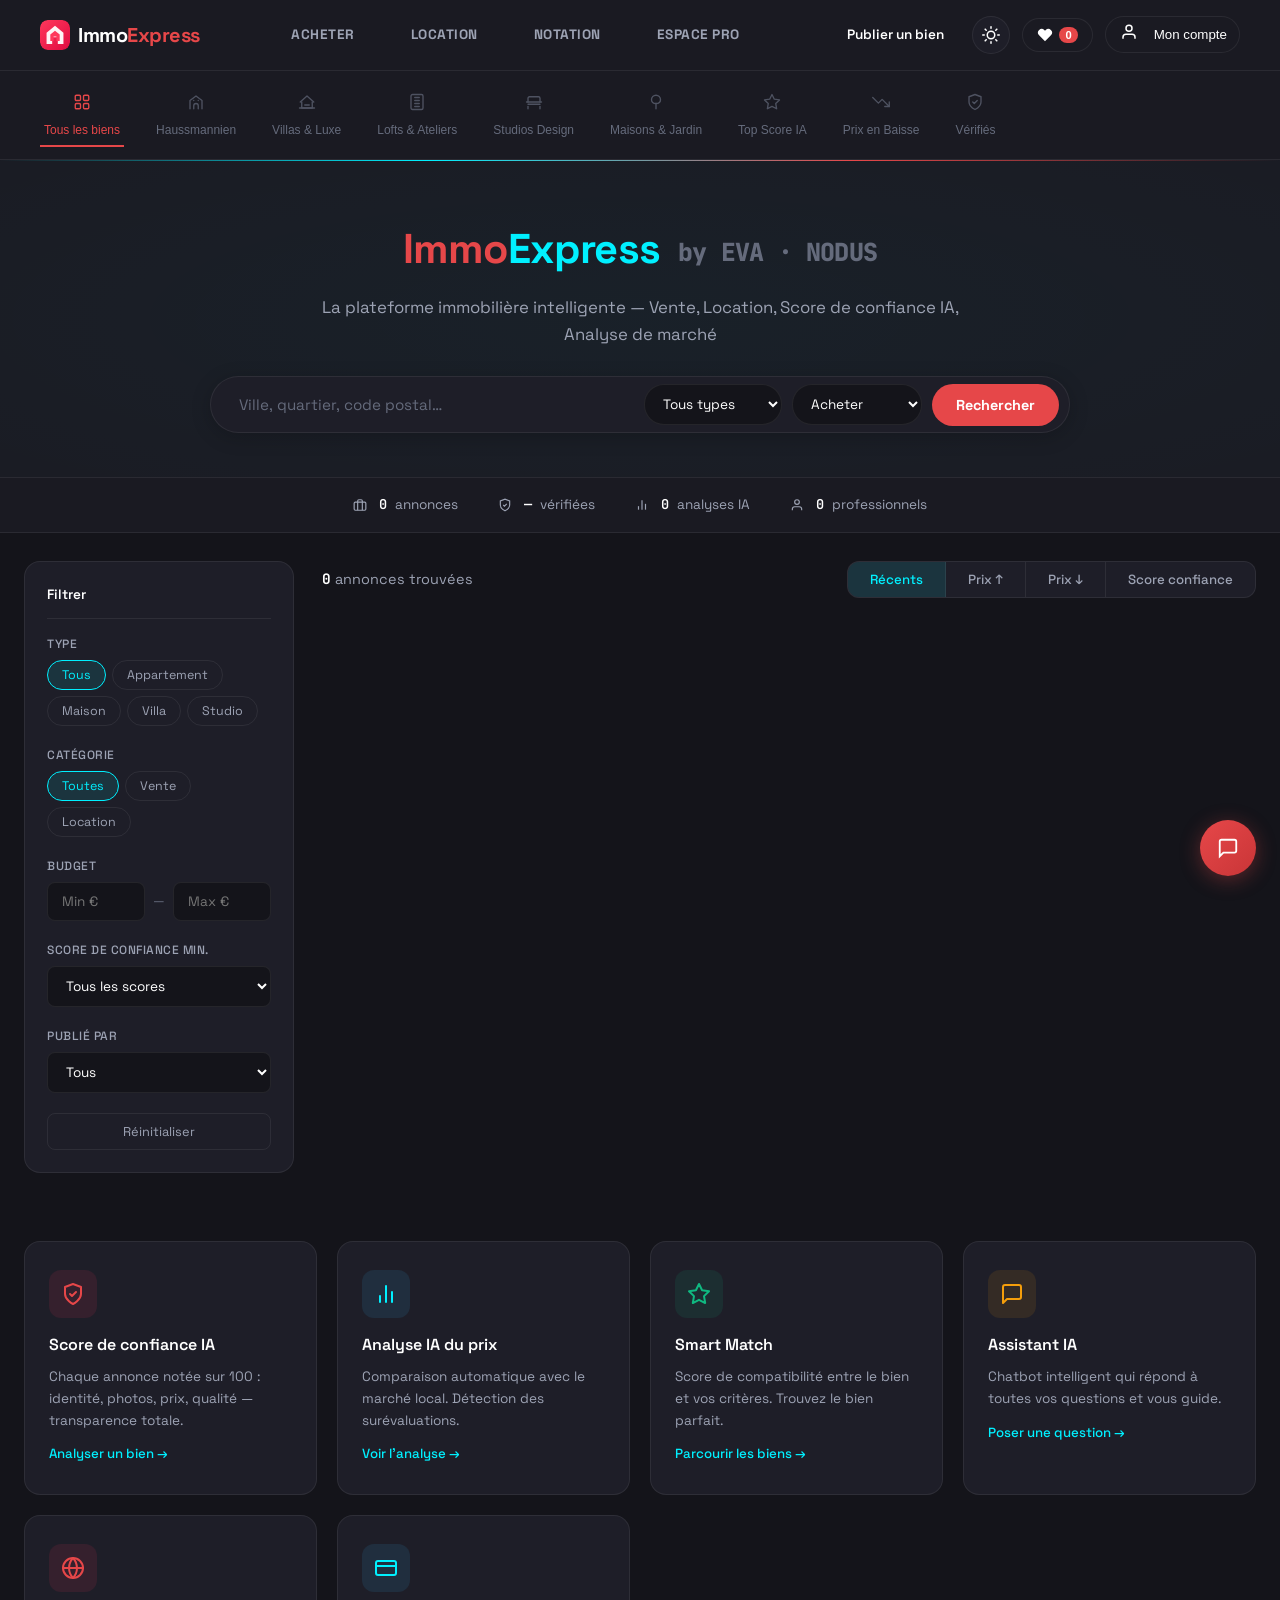
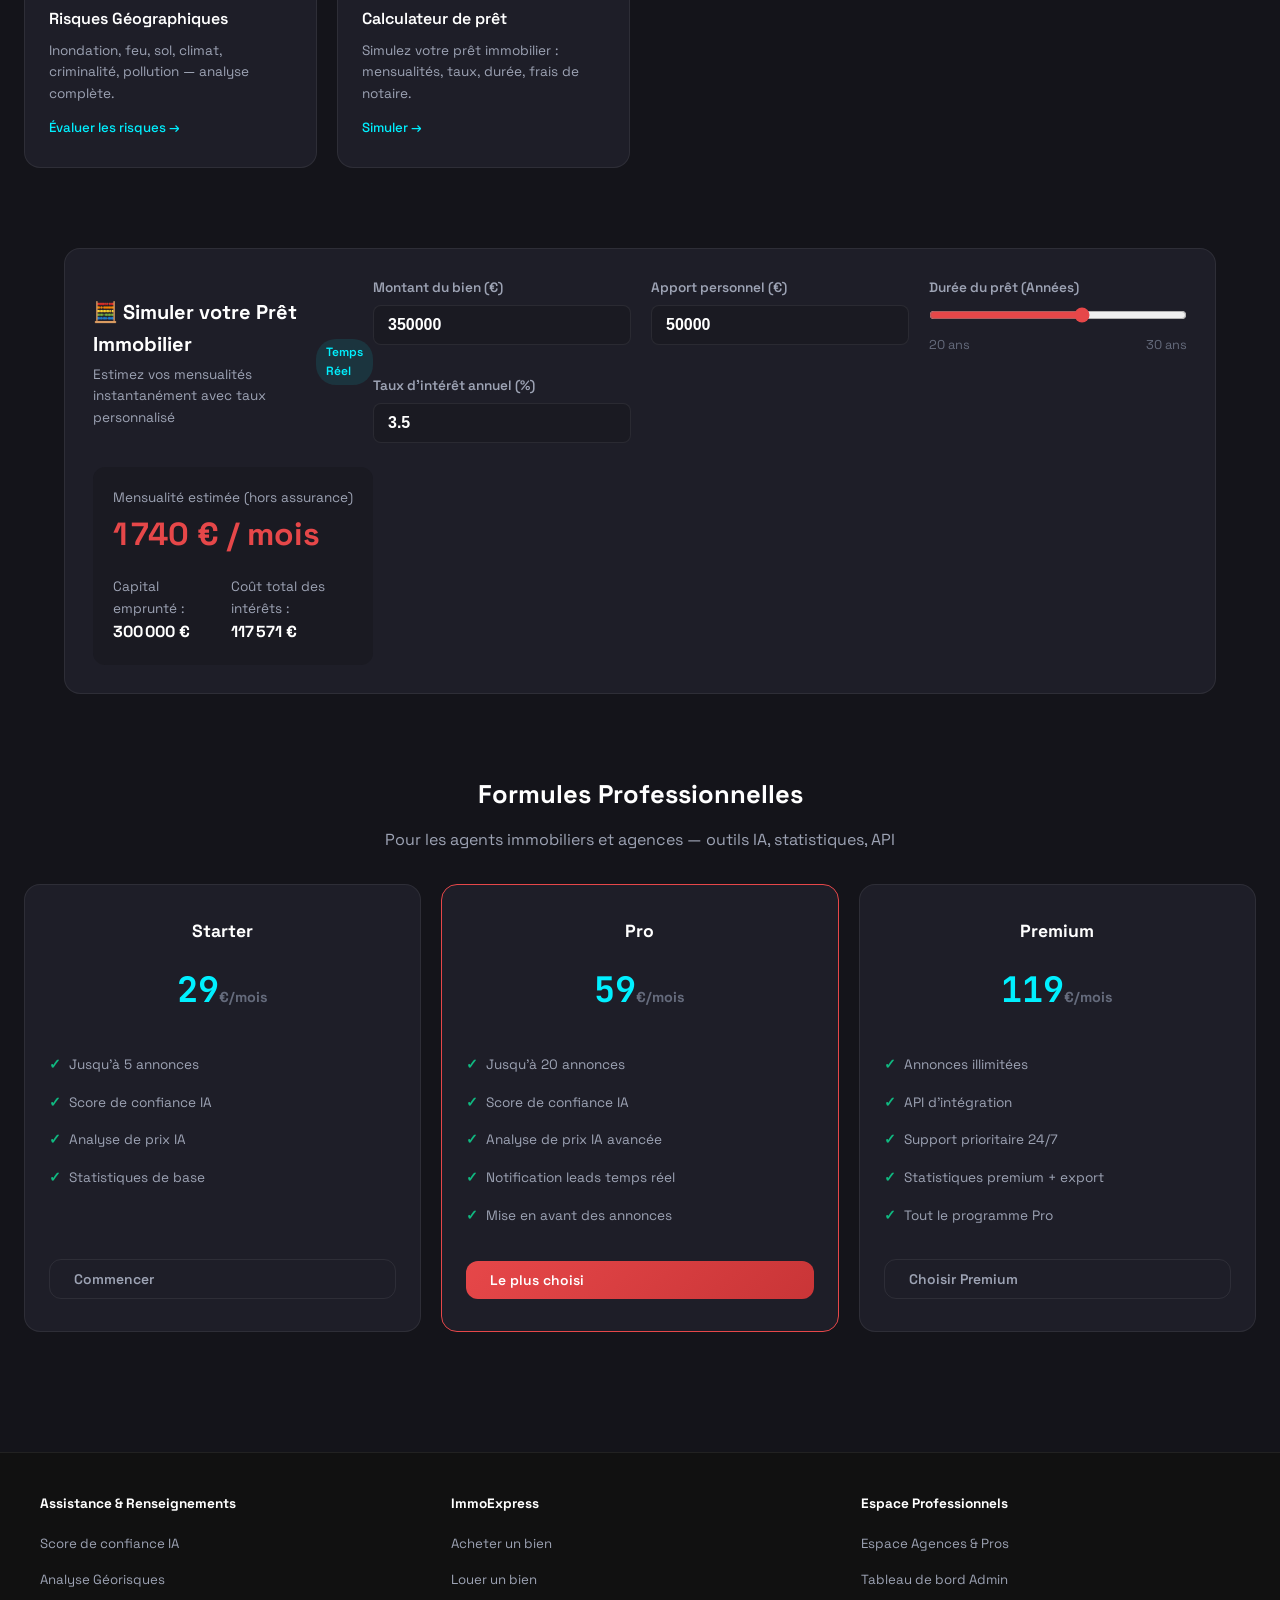
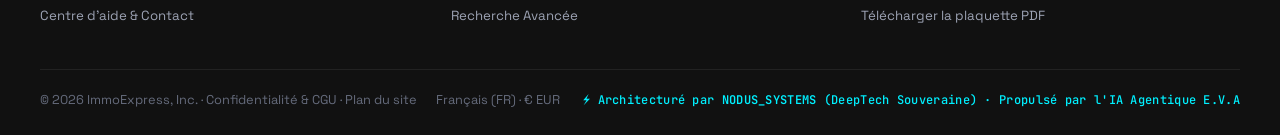
<file: public/index.html>
<!DOCTYPE html>
<html lang="fr" data-theme="dark">
<head>
  <meta charset="UTF-8">
  <meta name="viewport" content="width=device-width, initial-scale=1.0, viewport-fit=cover">
  <title>Immo-Express — Plateforme Immobilière | EVA · NODUS</title>
  <meta name="theme-color" content="#14141a">
  <meta name="apple-mobile-web-app-capable" content="yes">
  <meta name="apple-mobile-web-app-status-bar-style" content="black-translucent">
  <meta name="description" content="Plateforme immobilière intelligente par EVA · NODUS SYSTEMS — Vente, Location, Notation IA">
  <link rel="icon" href="assets/icons/icon-192.svg" type="image/svg+xml">
  <link rel="stylesheet" href="css/nodus.css">
  <link rel="stylesheet" href="css/responsive.css">
  <script src="js/components.js" defer></script>
  <script src="js/api.js" defer></script>
  <script src="js/auth.js" defer></script>
  <style>
    .n-hero { background: var(--n-bg-secondary); position: relative; }
    .n-hero::after {
      content: '';
      position: absolute;
      top: 0; left: 0; right: 0;
      height: 1px;
      background: linear-gradient(90deg, transparent, var(--n-cyan), var(--n-accent), transparent);
    }
    .n-features {
      display: grid;
      grid-template-columns: repeat(auto-fill, minmax(280px, 1fr));
      gap: 20px;
      max-width: 1280px;
      margin: 0 auto;
      padding: 40px 24px;
    }
    .n-feature-card {
      background: var(--n-bg-card);
      border: 1px solid var(--n-border);
      border-radius: var(--n-radius-lg);
      padding: 28px 24px;
      transition: all 0.25s;
    }
    .n-feature-card:hover {
      border-color: var(--n-cyan);
      box-shadow: var(--n-shadow-glow);
      transform: translateY(-2px);
    }
    .n-feature-icon {
      width: 48px; height: 48px;
      border-radius: var(--n-radius);
      display: flex; align-items: center; justify-content: center;
      font-size: 1.4rem;
      margin-bottom: 14px;
    }
    .n-feature-card h3 { font-size: 1rem; font-weight: 600; margin-bottom: 8px; }
    .n-feature-card p { font-size: 0.85rem; color: var(--n-text-secondary); line-height: 1.6; }
    .n-feature-card a {
      display: inline-flex; align-items: center; gap: 6px;
      margin-top: 12px;
      font-size: 0.83rem; font-weight: 500;
      color: var(--n-cyan); text-decoration: none;
      transition: color 0.2s;
    }
    .n-feature-card a:hover { color: var(--n-accent); }
    .n-pricing {
      max-width: 1280px;
      margin: 0 auto;
      padding: 40px 24px 60px;
    }
    .n-pricing h2 {
      font-size: 1.6rem;
      font-weight: 700;
      text-align: center;
      margin-bottom: 12px;
    }
    .n-pricing > p {
      text-align: center;
      color: var(--n-text-secondary);
      margin-bottom: 32px;
    }
    .n-pricing-grid {
      display: grid;
      grid-template-columns: repeat(auto-fill, minmax(300px, 1fr));
      gap: 20px;
    }
    .n-plan-card {
      background: var(--n-bg-card);
      border: 1px solid var(--n-border);
      border-radius: var(--n-radius-lg);
      padding: 32px 24px;
      text-align: center;
      transition: all 0.25s;
      position: relative;
      display: flex;
      flex-direction: column;
      height: 100%;
    }
    .n-plan-card.popular {
      border-color: var(--n-accent);
    }
    .n-plan-card h3 { font-size: 1.1rem; font-weight: 700; margin-bottom: 4px; }
    .n-plan-price { font-size: 2.2rem; font-weight: 700; color: var(--n-cyan); margin: 12px 0; font-family: var(--n-mono); }
    .n-plan-price span { font-size: 0.9rem; color: var(--n-text-tertiary); font-family: var(--n-font); }
    .n-plan-card ul { list-style: none; margin: 16px 0 24px; text-align: left; flex: 1; }
    .n-plan-card ul li { padding: 8px 0; font-size: 0.85rem; color: var(--n-text-secondary); display: flex; align-items: center; gap: 8px; }
    .n-plan-card ul li .n-check { color: var(--n-success); font-weight: 700; }
    .n-plan-card button { margin-top: auto; width: 100%; }
  </style>
</head>
<body class="n-page">

<!-- HEADER PLACEHOLDER -->
<div id="header-placeholder"></div>

<!-- HERO -->
<section class="n-hero">
  <h1><span class="n-hero-accent">Immo</span><span class="n-hero-cyan">Express</span> <span style="font-size:0.6em;color:var(--n-text-tertiary);font-family:var(--n-mono);vertical-align:middle;margin-left:8px;">by EVA · NODUS</span></h1>
  <p>La plateforme immobilière intelligente — Vente, Location, Score de confiance IA, Analyse de marché</p>
  <div class="n-search-bar">
    <input type="text" id="mainSearch" placeholder="Ville, quartier, code postal…" autocomplete="off">
    <select id="mainType">
      <option value="all">Tous types</option>
      <option value="appartement">Appartement</option>
      <option value="maison">Maison</option>
      <option value="villa">Villa</option>
      <option value="studio">Studio</option>
    </select>
    <select id="mainCategory">
      <option value="vente">Acheter</option>
      <option value="location">Louer</option>
    </select>
    <button onclick="handleSearch()">Rechercher</button>
  </div>
</section>

<!-- STATS -->
<div class="n-stats">
  <div class="n-stats-inner">
    <span class="n-stat-item"><svg width="14" height="14" viewBox="0 0 24 24" fill="none" stroke="currentColor" stroke-width="2" style="vertical-align:-1px;margin-right:4px"><rect x="2" y="7" width="20" height="14" rx="2"/><path d="M16 21V5a2 2 0 0 0-2-2h-4a2 2 0 0 0-2 2v16"/></svg><strong id="statListings">0</strong> annonces</span>
    <span class="n-stat-item"><svg width="14" height="14" viewBox="0 0 24 24" fill="none" stroke="currentColor" stroke-width="2" style="vertical-align:-1px;margin-right:4px"><path d="M12 22s8-4 8-10V5l-8-3-8 3v7c0 6 8 10 8 10z"/><polyline points="9 12 11 14 15 10"/></svg><strong id="statVerified">—</strong> vérifiées</span>
    <span class="n-stat-item"><svg width="14" height="14" viewBox="0 0 24 24" fill="none" stroke="currentColor" stroke-width="2" style="vertical-align:-1px;margin-right:4px"><line x1="18" y1="20" x2="18" y2="10"/><line x1="12" y1="20" x2="12" y2="4"/><line x1="6" y1="20" x2="6" y2="14"/></svg><strong id="statAnalyses">0</strong> analyses IA</span>
    <span class="n-stat-item"><svg width="14" height="14" viewBox="0 0 24 24" fill="none" stroke="currentColor" stroke-width="2" style="vertical-align:-1px;margin-right:4px"><path d="M20 21v-2a4 4 0 0 0-4-4H8a4 4 0 0 0-4 4v2"/><circle cx="12" cy="7" r="4"/></svg><strong id="statPros">0</strong> professionnels</span>
  </div>
</div>

<!-- MAIN LAYOUT -->
<div class="n-layout">
  <!-- SIDEBAR -->
  <aside class="n-sidebar" id="sidebar">
    <h3>Filtrer</h3>
    <div class="n-filter-group">
      <label>Type</label>
      <div class="n-filter-btns" id="typeFilters">
        <button class="active" data-type="all">Tous</button>
        <button data-type="appartement">Appartement</button>
        <button data-type="maison">Maison</button>
        <button data-type="villa">Villa</button>
        <button data-type="studio">Studio</button>
      </div>
    </div>
    <div class="n-filter-group">
      <label>Catégorie</label>
      <div class="n-filter-btns" id="catFilters">
        <button class="active" data-cat="all">Toutes</button>
        <button data-cat="vente">Vente</button>
        <button data-cat="location">Location</button>
      </div>
    </div>
    <div class="n-filter-group">
      <label>Budget</label>
      <div class="n-price-range">
        <input type="number" id="minPrice" placeholder="Min €" min="0">
        <span>—</span>
        <input type="number" id="maxPrice" placeholder="Max €" min="0">
      </div>
    </div>
    <div class="n-filter-group">
      <label>Score de confiance min.</label>
      <select id="scoreFilter">
        <option value="0">Tous les scores</option>
        <option value="80">Excellent (> 80/100)</option>
        <option value="60">Très Bon (> 60/100)</option>
        <option value="40">Correct (> 40/100)</option>
      </select>
    </div>
    <div class="n-filter-group">
      <label>Publié par</label>
      <select id="publisherFilter">
        <option value="all">Tous</option>
        <option value="pro">Professionnels</option>
        <option value="particulier">Particuliers</option>
      </select>
    </div>
    <button class="n-btn-reset" onclick="resetFilters()">Réinitialiser</button>
  </aside>

  <!-- RESULTS -->
  <div class="n-results-area">
    <div class="n-results-header">
      <div class="n-results-count" id="resultsCount"><strong>0</strong> annonces trouvées</div>
      <div class="n-results-tabs">
        <button class="active" data-sort="recent">Récents</button>
        <button data-sort="price-asc">Prix ↑</button>
        <button data-sort="price-desc">Prix ↓</button>
        <button data-sort="score">Score confiance</button>
      </div>
    </div>
    <div class="n-card-grid" id="listingsGrid"></div>
  </div>
</div>

<!-- FEATURES (VECTOR SVG ICONS) -->
<div class="n-features">
  <div class="n-feature-card">
    <div class="n-feature-icon" style="background:rgba(255,56,92,0.1);color:var(--n-accent)">
      <svg width="24" height="24" viewBox="0 0 24 24" fill="none" stroke="currentColor" stroke-width="2" stroke-linecap="round" stroke-linejoin="round"><path d="M12 22s8-4 8-10V5l-8-3-8 3v7c0 6 8 10 8 10z"/><polyline points="9 12 11 14 15 10"/></svg>
    </div>
    <h3>Score de confiance IA</h3>
    <p>Chaque annonce notée sur 100 : identité, photos, prix, qualité — transparence totale.</p>
    <a href="scoring.html">Analyser un bien →</a>
  </div>
  <div class="n-feature-card">
    <div class="n-feature-icon" style="background:rgba(56,189,248,0.1);color:var(--n-cyan)">
      <svg width="24" height="24" viewBox="0 0 24 24" fill="none" stroke="currentColor" stroke-width="2" stroke-linecap="round" stroke-linejoin="round"><line x1="18" y1="20" x2="18" y2="10"/><line x1="12" y1="20" x2="12" y2="4"/><line x1="6" y1="20" x2="6" y2="14"/></svg>
    </div>
    <h3>Analyse IA du prix</h3>
    <p>Comparaison automatique avec le marché local. Détection des surévaluations.</p>
    <a href="scoring.html">Voir l'analyse →</a>
  </div>
  <div class="n-feature-card">
    <div class="n-feature-icon" style="background:rgba(16,185,129,0.1);color:var(--n-success)">
      <svg width="24" height="24" viewBox="0 0 24 24" fill="none" stroke="currentColor" stroke-width="2" stroke-linecap="round" stroke-linejoin="round"><polygon points="12 2 15.09 8.26 22 9.27 17 14.14 18.18 21.02 12 17.77 5.82 21.02 7 14.14 2 9.27 8.91 8.26 12 2"/></svg>
    </div>
    <h3>Smart Match</h3>
    <p>Score de compatibilité entre le bien et vos critères. Trouvez le bien parfait.</p>
    <a href="vente.html">Parcourir les biens →</a>
  </div>
  <div class="n-feature-card">
    <div class="n-feature-icon" style="background:rgba(245,158,11,0.1);color:var(--n-warning)">
      <svg width="24" height="24" viewBox="0 0 24 24" fill="none" stroke="currentColor" stroke-width="2" stroke-linecap="round" stroke-linejoin="round"><path d="M21 15a2 2 0 0 1-2 2H7l-4 4V5a2 2 0 0 1 2-2h14a2 2 0 0 1 2 2z"/></svg>
    </div>
    <h3>Assistant IA</h3>
    <p>Chatbot intelligent qui répond à toutes vos questions et vous guide.</p>
    <a href="#" onclick="toggleChat();return false;">Poser une question →</a>
  </div>
  <div class="n-feature-card">
    <div class="n-feature-icon" style="background:rgba(255,56,92,0.1);color:var(--n-accent)">
      <svg width="24" height="24" viewBox="0 0 24 24" fill="none" stroke="currentColor" stroke-width="2" stroke-linecap="round" stroke-linejoin="round"><circle cx="12" cy="12" r="10"/><line x1="2" y1="12" x2="22" y2="12"/><path d="M12 2a15.3 15.3 0 0 1 4 10 15.3 15.3 0 0 1-4 10 15.3 15.3 0 0 1-4-10 15.3 15.3 0 0 1 4-10z"/></svg>
    </div>
    <h3>Risques Géographiques</h3>
    <p>Inondation, feu, sol, climat, criminalité, pollution — analyse complète.</p>
    <a href="risques.html">Évaluer les risques →</a>
  </div>
  <div class="n-feature-card">
    <div class="n-feature-icon" style="background:rgba(56,189,248,0.1);color:var(--n-cyan)">
      <svg width="24" height="24" viewBox="0 0 24 24" fill="none" stroke="currentColor" stroke-width="2" stroke-linecap="round" stroke-linejoin="round"><rect x="2" y="5" width="20" height="14" rx="2"/><line x1="2" y1="10" x2="22" y2="10"/></svg>
    </div>
    <h3>Calculateur de prêt</h3>
    <p>Simulez votre prêt immobilier : mensualités, taux, durée, frais de notaire.</p>
    <a href="#mortgageCalcContainer">Simuler →</a>
  </div>
</div>

<!-- MORTGAGE SIMULATOR SECTION -->
<div style="max-width:1200px;margin:40px auto;padding:0 24px;">
  <div id="mortgageCalcContainer"></div>
</div>
<script>
  document.addEventListener('DOMContentLoaded', () => {
    if (typeof window.renderMortgageCalculator === 'function') {
      window.renderMortgageCalculator('mortgageCalcContainer');
    }
  });
</script>

<!-- PRICING -->
<div class="n-pricing">
  <h2><span class="n-hero-cyan">Formules</span> Professionnelles</h2>
  <p>Pour les agents immobiliers et agences — outils IA, statistiques, API</p>
  <div class="n-pricing-grid" style="display:grid;grid-template-columns:repeat(auto-fill,minmax(300px,1fr));gap:20px;align-items:stretch">
    <div class="n-plan-card">
      <h3>Starter</h3>
      <div class="n-plan-price">29<span>€/mois</span></div>
      <ul>
        <li><span class="n-check">✓</span> Jusqu'à 5 annonces</li>
        <li><span class="n-check">✓</span> Score de confiance IA</li>
        <li><span class="n-check">✓</span> Analyse de prix IA</li>
        <li><span class="n-check">✓</span> Statistiques de base</li>
      </ul>
      <button class="n-btn n-btn-secondary" onclick="location.href='pro.html'">Commencer</button>
    </div>
    <div class="n-plan-card popular">
      <h3>Pro</h3>
      <div class="n-plan-price">59<span>€/mois</span></div>
      <ul>
        <li><span class="n-check">✓</span> Jusqu'à 20 annonces</li>
        <li><span class="n-check">✓</span> Score de confiance IA</li>
        <li><span class="n-check">✓</span> Analyse de prix IA avancée</li>
        <li><span class="n-check">✓</span> Notification leads temps réel</li>
        <li><span class="n-check">✓</span> Mise en avant des annonces</li>
      </ul>
      <button class="n-btn n-btn-primary" onclick="location.href='pro.html'">Le plus choisi</button>
    </div>
    <div class="n-plan-card">
      <h3>Premium</h3>
      <div class="n-plan-price">119<span>€/mois</span></div>
      <ul>
        <li><span class="n-check">✓</span> Annonces illimitées</li>
        <li><span class="n-check">✓</span> API d'intégration</li>
        <li><span class="n-check">✓</span> Support prioritaire 24/7</li>
        <li><span class="n-check">✓</span> Statistiques premium + export</li>
        <li><span class="n-check">✓</span> Tout le programme Pro</li>
      </ul>
      <button class="n-btn n-btn-secondary" onclick="location.href='pro.html'">Choisir Premium</button>
    </div>
  </div>
</div>

<!-- MODAL DETAIL -->
<div class="n-modal-overlay" id="modalOverlay">
  <div class="n-modal">
    <div class="n-modal-header">
      <h2 id="modalTitle">Détail du bien</h2>
      <button class="n-modal-close" onclick="closeModal()">✕</button>
    </div>
    <div class="n-modal-body" id="modalBody"></div>
  </div>
</div>

<!-- DEPOSIT MODAL -->
<div class="n-modal-overlay" id="depositOverlay">
  <div class="n-modal" style="max-width:780px">
    <div class="n-modal-header">
      <h2>🏠 Déposer une annonce</h2>
      <button class="n-modal-close" onclick="closeDepositModal()">✕</button>
    </div>
    <div class="n-modal-body" id="depositBody">
      <form id="depositForm" onsubmit="submitDepositForm(event)" class="n-form" style="border:none;padding:0">
        <div style="display:grid;grid-template-columns:1fr 1fr;gap:14px;margin-bottom:14px">
          <div class="n-form-group"><label>Catégorie *</label><select name="cat" required><option value="vente">Vente</option><option value="location">Location</option></select></div>
          <div class="n-form-group"><label>Type de bien *</label><select name="type" required><option value="appartement">Appartement</option><option value="maison">Maison</option><option value="studio">Studio</option><option value="villa">Villa</option></select></div>
          <div class="n-form-group" style="grid-column:1/-1"><label>Titre *</label><input type="text" name="title" required placeholder="Ex : Appartement 3 pièces lumineux" maxlength="80"></div>
          <div class="n-form-group" style="grid-column:1/-1"><label>Description *</label><textarea name="desc" required rows="4" placeholder="Décrivez votre bien…"></textarea></div>
          <div class="n-form-group"><label>Ville *</label><input type="text" name="city" required placeholder="Paris, Lyon…"></div>
          <div class="n-form-group"><label>Code postal</label><input type="text" name="zipcode" placeholder="75011"></div>
          <div class="n-form-group"><label>Surface (m²) *</label><input type="number" name="surface" required min="1" placeholder="75"></div>
          <div class="n-form-group"><label>Pièces *</label><select name="pieces" required><option value="1">1</option><option value="2">2</option><option value="3">3</option><option value="4">4</option><option value="5">5+</option></select></div>
          <div class="n-form-group"><label>Prix *</label><input type="number" name="price" required min="1" placeholder="250000"></div>
          <div class="n-form-group"><label>Étage</label><input type="number" name="etage" min="0" placeholder="0"></div>
        </div>
        <div class="n-form-actions">
          <button type="button" class="n-btn n-btn-secondary" onclick="closeDepositModal()">Annuler</button>
          <button type="submit" class="n-btn n-btn-primary" id="submitBtn">✅ Publier</button>
        </div>
      </form>
    </div>
  </div>
</div>

<!-- CHATBOT -->
<button class="n-chat-toggle" id="chatToggle" onclick="toggleChat()"><svg width="22" height="22" viewBox="0 0 24 24" fill="none" stroke="currentColor" stroke-width="2"><path d="M21 15a2 2 0 0 1-2 2H7l-4 4V5a2 2 0 0 1 2-2h14a2 2 0 0 1 2 2z"/></svg></button>
<div class="n-chat-panel" id="chatPanel">
  <div class="chat-header" style="background:var(--n-bg-hover);padding:16px 18px;display:flex;align-items:center;gap:10px;flex-shrink:0">
    <div style="width:36px;height:36px;border-radius:50%;background:var(--n-gradient);display:flex;align-items:center;justify-content:center;color:white"><svg width="18" height="18" viewBox="0 0 24 24" fill="none" stroke="currentColor" stroke-width="2"><rect x="3" y="11" width="18" height="10" rx="2"/><circle cx="12" cy="5" r="2"/><path d="M12 7v4"/><line x1="8" y1="15" x2="8" y2="17"/><line x1="16" y1="15" x2="16" y2="17"/></svg></div>
    <div><h4 style="font-size:0.9rem;font-weight:600">EVA · Assistant IA</h4><span style="font-size:0.7rem;color:var(--n-cyan)">● En ligne</span></div>
  </div>
  <div class="chat-messages" id="chatMessages" style="flex:1;overflow-y:auto;padding:16px 18px;display:flex;flex-direction:column;gap:10px;min-height:280px;max-height:360px;background:var(--n-bg)"></div>
  <div class="chat-quick-replies" id="quickReplies" style="display:flex;flex-wrap:wrap;gap:6px;padding:4px 18px 12px;background:var(--n-bg);border-top:1px solid var(--n-border)"></div>
  <div class="chat-input-area" style="display:flex;align-items:center;padding:10px 14px;border-top:1px solid var(--n-border);background:var(--n-bg-card);gap:8px;flex-shrink:0">
    <input type="text" id="chatInput" placeholder="Posez votre question…" onkeydown="if(event.key==='Enter')sendMessage()" autocomplete="off" style="flex:1;border:1px solid var(--n-border);border-radius:50px;padding:10px 16px;font-size:0.85rem;outline:none;font-family:var(--n-font);background:var(--n-bg);color:var(--n-text)">
    <button onclick="sendMessage()" style="width:38px;height:38px;border-radius:50%;background:var(--n-gradient);color:white;border:none;font-size:1rem;cursor:pointer;display:flex;align-items:center;justify-content:center;flex-shrink:0">➤</button>
  </div>
</div>

<!-- FOOTER -->
<footer class="n-footer">
  <div class="n-footer-inner">
    <div>
      <div class="n-logo" style="margin-bottom:10px;font-size:1.1rem">
        <div class="n-logo-icon"><svg width="28" height="28" viewBox="0 0 32 32" fill="none" xmlns="http://www.w3.org/2000/svg"><rect width="32" height="32" rx="8" fill="url(#brandGradIdx)"/><path d="M16 6L7 13.5V25.5H13V18.5H19V25.5H25V13.5L16 6Z" fill="white" fill-opacity="0.95"/><path d="M16 11.5L11 15.5V22.5H14.5V17.5H17.5V22.5H21V15.5L16 11.5Z" fill="#e64749"/><defs><linearGradient id="brandGradIdx" x1="0" y1="0" x2="32" y2="32" gradientUnits="userSpaceOnUse"><stop stop-color="#e64749"/><stop offset="1" stop-color="#c93537"/></linearGradient></defs></svg></div>
        <span>Immo</span><span class="n-cyan">Express</span>
      </div>
      <p>La plateforme immobilière intelligente. Annonces vérifiées, analyses IA, mise en relation directe.</p>
    </div>
    <div>
      <h4>Annonces</h4>
      <ul>
        <li><a href="vente.html">💰 Acheter</a></li>
        <li><a href="location.html">📍 Louer</a></li>
        <li><a href="scoring.html">🔬 Score de confiance</a></li>
      </ul>
    </div>
    <div>
      <h4>Outils</h4>
      <ul>
        <li><a href="scoring.html">📊 Analyse IA</a></li>
        <li><a href="risques.html">🌍 Risques géographiques</a></li>
        <li><a href="recherche.html">🔍 Recherche avancée</a></li>
      </ul>
    </div>
    <div>
      <h4>EVA · NODUS</h4>
      <ul>
        <li><a href="pro.html">🏢 Espace Pro</a></li>
        <li><a href="dashboard.html">⚙️ Administration</a></li>
        <li><a href="profil.html">👤 Mon profil</a></li>
      </ul>
    </div>
  </div>
  <div class="n-footer-bottom">
    <span>© 2026 Immo-Express — Plateforme immobilière intelligente · <a href="cgu.html" style="color:inherit;text-decoration:underline">CGU</a></span>
    <span class="n-footer-eva">⚡ Architecturé par <a href="http://192.168.1.5:8999/" target="_blank" style="color:var(--n-cyan);text-decoration:none;font-weight:600;">NODUS_SYSTEMS</a> (DeepTech Souveraine) · Propulsé par l'IA Agentique E.V.A</span>
  </div>
</footer>



<script>
/* ========== NODUS SCROLL REVEAL ========== */
(function() {
  const observer = new IntersectionObserver((entries) => {
    entries.forEach(entry => {
      if (entry.isIntersecting) {
        entry.target.classList.add('visible');
      }
    });
  }, { threshold: 0.1, rootMargin: '0px 0px -40px 0px' });
  
  document.addEventListener('DOMContentLoaded', () => {
    document.querySelectorAll('.n-reveal, .n-reveal-left, .n-reveal-right, .n-reveal-scale, .n-stagger').forEach(el => {
      observer.observe(el);
    });
  });
  
  const observeAfterRender = () => {
    setTimeout(() => {
      document.querySelectorAll('.n-reveal, .n-reveal-left, .n-reveal-right, .n-reveal-scale, .n-stagger').forEach(el => {
        observer.observe(el);
      });
    }, 100);
  };
  if (window.render) {
    const orig = window.render;
    window.render = function() {
      orig.apply(this, arguments);
      observeAfterRender();
    };
  }
})();
</script>
</body>
</html>
</file>
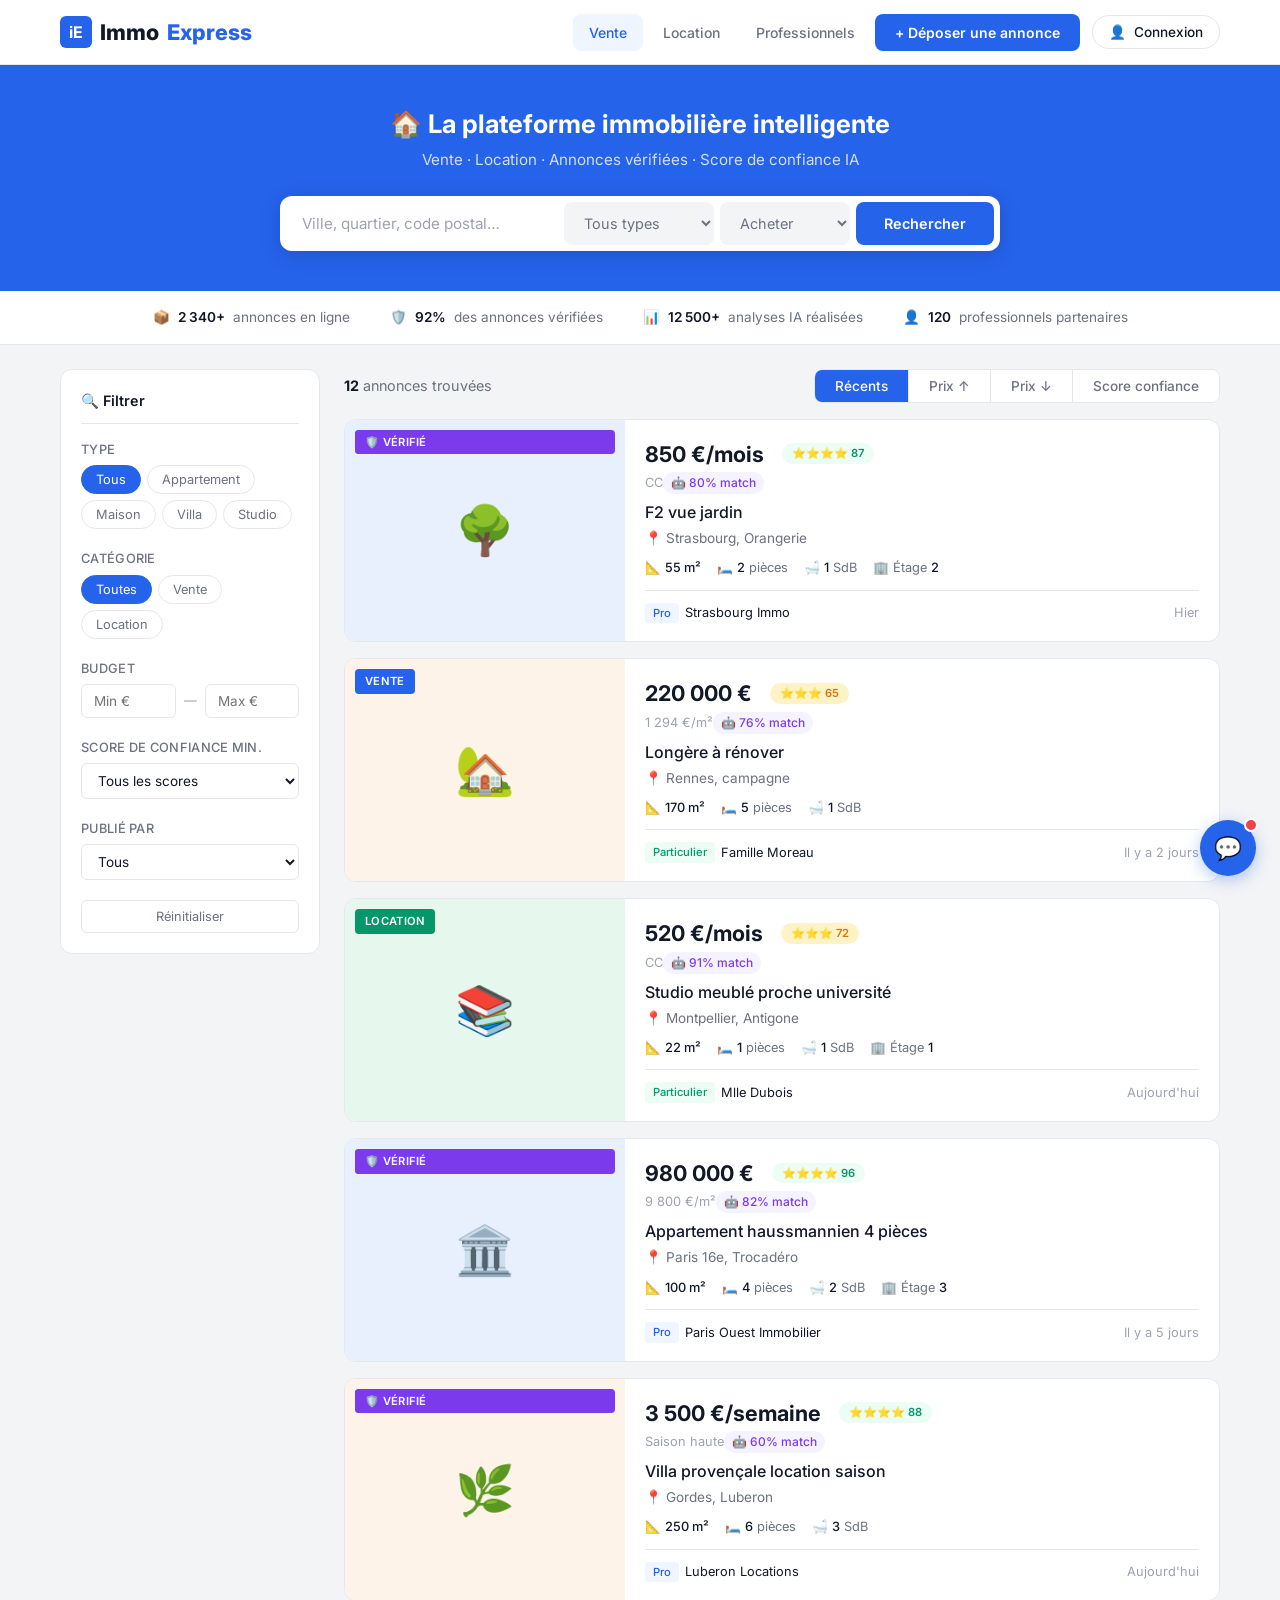
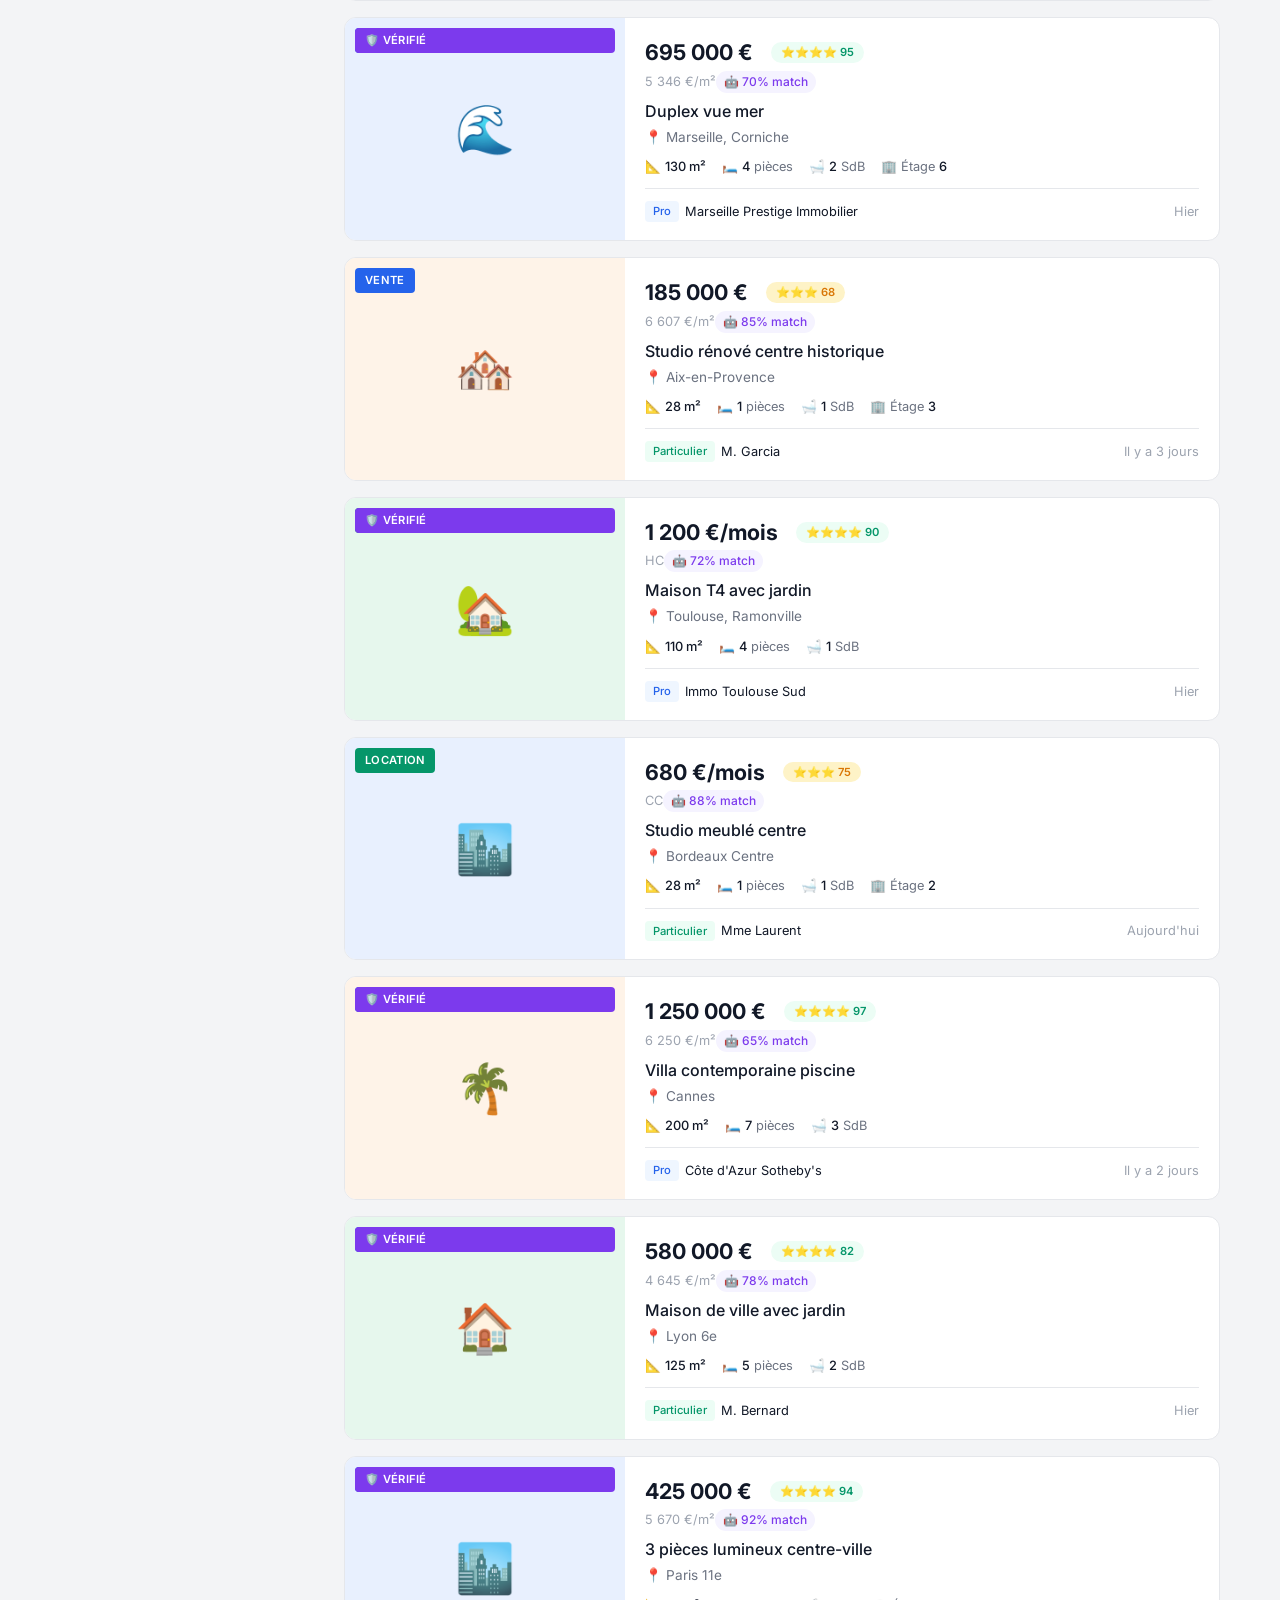
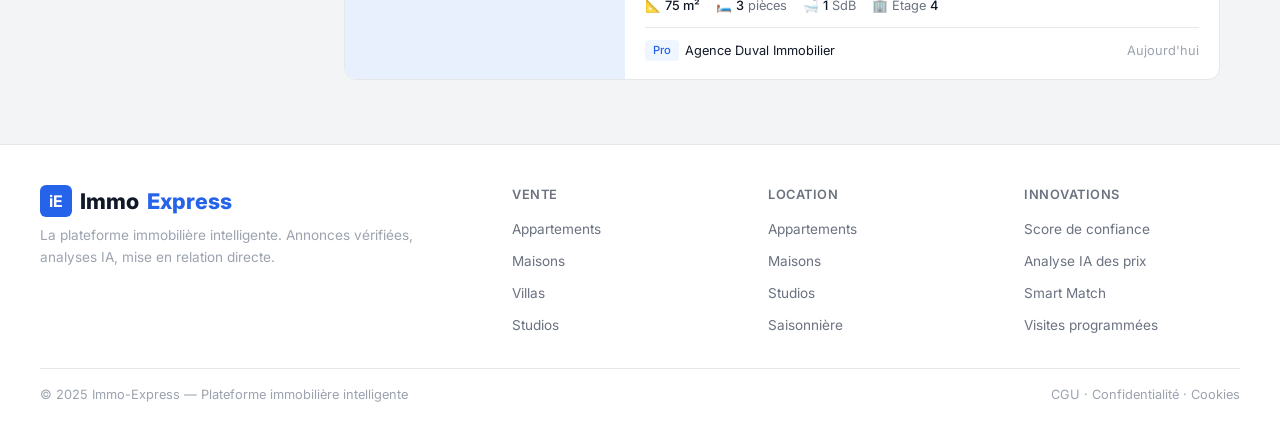
<file: www/index.html>
<!DOCTYPE html>
<html lang="fr">
<head>
  <meta charset="UTF-8">
    <meta name="viewport" content="width=device-width, initial-scale=1.0, viewport-fit=cover">
    <title>Immo-Express — Plateforme Immobilière Intelligente</title>
    <meta name="theme-color" content="#d4a853">
    <meta name="apple-mobile-web-app-capable" content="yes">
    <meta name="apple-mobile-web-app-status-bar-style" content="black-translucent">
    <meta name="apple-mobile-web-app-title" content="ImmoExpress">
    <link rel="manifest" href="manifest.json">
    <link rel="icon" href="assets/icon-192.svg" type="image/svg+xml">
    <link rel="apple-touch-icon" href="assets/icon-192.svg">
    <link href="https://fonts.googleapis.com/css2?family=Inter:wght@400;500;600;700;800&display=swap" rel="stylesheet">
    <link rel="stylesheet" href="css/style.css">
</head>
<body>


<header class="header">
  <div class="header-inner">
    <div class="logo"><div class="logo-icon">iE</div>Immo<span>Express</span></div>
    <button class="mobile-toggle" id="menuToggle">☰</button>
    <div class="header-links" id="headerLinks">
          <a href="#" class="active">Vente</a>
          <a href="#">Location</a>
          <a href="#">Professionnels</a>
          <a href="#" class="btn-depot" onclick="openDepositModal();return false;">+ Déposer une annonce</a>
          <button class="btn-user" id="userBtn" onclick="openAuthModal();return false;">👤 <span>Connexion</span></button>
        </div>
  </div>
</header>

<section class="hero-search">
  <h1>🏠 La plateforme immobilière intelligente</h1>
  <p>Vente · Location · Annonces vérifiées · Score de confiance IA</p>
  <div class="search-bar">
    <input type="text" id="mainSearch" placeholder="Ville, quartier, code postal…" autocomplete="off">
    <select id="mainType">
      <option value="all">Tous types</option>
      <option value="appartement">Appartement</option>
      <option value="maison">Maison</option>
      <option value="villa">Villa</option>
      <option value="studio">Studio</option>
      <option value="penthouse">Penthouse</option>
      <option value="local">Local commercial</option>
      <option value="terrain">Terrain</option>
    </select>
    <select id="mainCategory">
      <option value="vente">Acheter</option>
      <option value="location">Louer</option>
    </select>
    <button onclick="handleSearch()">Rechercher</button>
  </div>
</section>

<div class="quick-stats">
  <div class="quick-stats-inner">
    <div class="qs-item">📦 <strong>2 340+</strong> annonces en ligne</div>
    <div class="qs-item">🛡️ <strong>92%</strong> des annonces vérifiées</div>
    <div class="qs-item">📊 <strong>12 500+</strong> analyses IA réalisées</div>
    <div class="qs-item">👤 <strong>120</strong> professionnels partenaires</div>
  </div>
</div>

<div class="main-layout">
  <aside class="sidebar" id="sidebar">
    <h3>🔍 Filtrer</h3>
    <div class="filter-group">
      <label>Type</label>
      <div class="filter-btn-group" id="typeFilters">
        <button class="active" data-type="all">Tous</button>
        <button data-type="appartement">Appartement</button>
        <button data-type="maison">Maison</button>
        <button data-type="villa">Villa</button>
        <button data-type="studio">Studio</button>
      </div>
    </div>
    <div class="filter-group">
      <label>Catégorie</label>
      <div class="filter-btn-group" id="catFilters">
        <button class="active" data-cat="all">Toutes</button>
        <button data-cat="vente">Vente</button>
        <button data-cat="location">Location</button>
      </div>
    </div>
    <div class="filter-group">
      <label>Budget</label>
      <div class="price-range">
        <input type="number" id="minPrice" placeholder="Min €" min="0">
        <span>—</span>
        <input type="number" id="maxPrice" placeholder="Max €" min="0">
      </div>
    </div>
    <div class="filter-group">
      <label>Score de confiance min.</label>
      <select id="scoreFilter">
        <option value="0">Tous les scores</option>
        <option value="80">⭐⭐⭐⭐ Supérieur à 80</option>
        <option value="60">⭐⭐⭐ Supérieur à 60</option>
        <option value="40">⭐⭐ Supérieur à 40</option>
      </select>
    </div>
    <div class="filter-group">
      <label>Publié par</label>
      <select id="publisherFilter">
        <option value="all">Tous</option>
        <option value="pro">Professionnels</option>
        <option value="particulier">Particuliers</option>
      </select>
    </div>
    <button class="btn-reset-filters" onclick="resetFilters()">Réinitialiser</button>
  </aside>

  <main class="results-area">
    <div class="results-header">
      <div class="results-count" id="resultsCount"><strong>12</strong> annonces trouvées</div>
      <div class="results-tabs">
        <button class="active" data-sort="recent">Récents</button>
        <button data-sort="price-asc">Prix ↑</button>
        <button data-sort="price-desc">Prix ↓</button>
        <button data-sort="score">Score confiance</button>
      </div>
    </div>
    <div class="listing-grid" id="listingsGrid"></div>
  </main>
</div>

<!-- MODAL DÉTAIL -->
<div class="modal-overlay" id="modalOverlay">
  <div class="modal">
    <div class="modal-header">
      <h2 id="modalTitle">Détail du bien</h2>
      <button class="modal-close" onclick="closeModal()">✕</button>
    </div>
    <div class="modal-body" id="modalBody"></div>
  </div>
</div>

<!-- MODALE DÉPÔT -->
<div class="modal-overlay" id="depositOverlay">
  <div class="modal deposit-modal">
    <div class="deposit-header">
      <div><h2>🏠 Déposer une annonce</h2><p style="color:var(--text-secondary);font-size:0.85rem;margin-top:2px;">Champs obligatoires *</p></div>
      <button class="modal-close" onclick="closeDepositModal()">✕</button>
    </div>
    <div class="deposit-body" id="depositBody">
      <form id="depositForm" onsubmit="submitDepositForm(event)">
        <div class="form-section">
          <h3>Type d'annonce</h3>
          <div class="form-row">
            <div class="form-group"><label>Catégorie *</label><select name="cat" required onchange="toggleCategoryLabels()"><option value="vente">Vente</option><option value="location">Location</option></select></div>
            <div class="form-group"><label>Type de bien *</label><select name="type" required><option value="appartement">Appartement</option><option value="maison">Maison</option><option value="villa">Villa</option><option value="studio">Studio</option><option value="penthouse">Penthouse/Loft</option><option value="local">Local commercial</option><option value="terrain">Terrain</option><option value="immeuble">Immeuble</option></select></div>
          </div>
        </div>
        <div class="form-section">
          <h3>Titre et description</h3>
          <div class="form-row"><div class="form-group" style="grid-column:1/-1;"><label>Titre *</label><input type="text" name="title" required placeholder="Ex : Appartement 3 pièces lumineux centre-ville" maxlength="80"><span class="helper">80 car. max</span></div></div>
          <div class="form-row"><div class="form-group" style="grid-column:1/-1;"><label>Description *</label><textarea name="desc" required rows="5" placeholder="Décrivez votre bien : état, quartier, prestations, transports…"></textarea><span class="helper">Plus la description est complète, plus l'annonce attire</span></div></div>
        </div>
        <div class="form-section">
          <h3>Localisation</h3>
          <div class="form-row"><div class="form-group"><label>Adresse (fac.)</label><input type="text" name="address" placeholder="Numéro et rue"></div><div class="form-group"><label>Ville *</label><input type="text" name="city" required placeholder="Paris, Lyon, Marseille…"></div></div>
          <div class="form-row three-col"><div class="form-group"><label>Code postal *</label><input type="text" name="zipcode" required placeholder="75011" pattern="[0-9]{5}"></div><div class="form-group"><label>Région</label><select name="region"><option value="">Sélectionnez</option><option value="auvergne-rhone-alpes">Auvergne-Rhône-Alpes</option><option value="ile-de-france">Île-de-France</option><option value="occitanie">Occitanie</option><option value="provence-alpes-cote-dazur">PACA</option><option value="nouvelle-aquitaine">Nouvelle-Aquitaine</option></select></div><div class="form-group"><label>Proche de</label><input type="text" name="near" placeholder="Métro, écoles, commerces…"></div></div>
        </div>
        <div class="form-section">
          <h3>Caractéristiques</h3>
          <div class="form-row three-col"><div class="form-group"><label>Surface (m²) *</label><input type="number" name="surface" required min="1" placeholder="75"></div><div class="form-group"><label>Surface terrain</label><input type="number" name="land" min="0" placeholder="400"></div><div class="form-group"><label>Pièces *</label><select name="pieces" required><option value="1">1</option><option value="2">2</option><option value="3">3</option><option value="4">4</option><option value="5">5+</option></select></div></div>
          <div class="form-row three-col"><div class="form-group"><label>Chambres</label><select name="chambres"><option value="0">0</option><option value="1">1</option><option value="2">2</option><option value="3">3</option><option value="4">4+</option></select></div><div class="form-group"><label>Salles de bain</label><select name="sdb"><option value="1">1</option><option value="2">2</option><option value="3">3+</option></select></div><div class="form-group"><label>Étage</label><input type="number" name="etage" min="0" placeholder="0"></div></div>
          <div class="form-row"><div class="form-group"><label>Année construction</label><input type="number" name="year" min="1800" max="2025" placeholder="1995"></div><div class="form-group"><label>État</label><select name="condition"><option value="neuf">Neuf</option><option value="bon-etat">Bon état</option><option value="travaux">À rafraîchir</option><option value="renover">À rénover</option></select></div></div>
          <div class="form-row"><div class="form-group"><label>Chauffage</label><select name="chauffage"><option value="">Non spécifié</option><option value="gaz">Gaz</option><option value="electrique">Électrique</option><option value="pompe-a-chaleur">Pompe à chaleur</option></select></div><div class="form-group"><label>DPE</label><select name="dpe"><option value="">Non diagnostiqué</option><option value="A">A</option><option value="B">B</option><option value="C">C</option><option value="D">D</option><option value="E">E</option><option value="F">F</option><option value="G">G</option></select></div></div>
        </div>
        <div class="form-section">
          <h3>Équipements</h3>
          <div class="equip-grid">
            <label><input type="checkbox" name="equip" value="parking"> Parking</label>
            <label><input type="checkbox" name="equip" value="cave"> Cave</label>
            <label><input type="checkbox" name="equip" value="balcon"> Balcon</label>
            <label><input type="checkbox" name="equip" value="terrasse"> Terrasse</label>
            <label><input type="checkbox" name="equip" value="jardin"> Jardin</label>
            <label><input type="checkbox" name="equip" value="piscine"> Piscine</label>
            <label><input type="checkbox" name="equip" value="ascenseur"> Ascenseur</label>
            <label><input type="checkbox" name="equip" value="cheminee"> Cheminée</label>
            <label><input type="checkbox" name="equip" value="cuisine-equipee"> Cuisine équipée</label>
            <label><input type="checkbox" name="equip" value="meuble"> Meublé</label>
            <label><input type="checkbox" name="equip" value="fibre"> Fibre optique</label>
            <label><input type="checkbox" name="equip" value="alarme"> Alarme</label>
          </div>
        </div>
        <div class="form-section">
          <h3 id="priceSectionTitle">Prix</h3>
          <div class="form-row three-col">
            <div class="form-group"><label id="priceLabel">Prix de vente *</label><input type="number" name="price" required min="1" placeholder="250000"></div>
            <div class="form-group"><label id="priceSubLabel">Charges</label><select name="price_sub"><option value="">—</option><option value="CC">CC</option><option value="HC">HC</option></select></div>
            <div class="form-group"><label>Honoraires</label><select name="fees"><option value="charge-vendeur">Charge vendeur</option><option value="charge-acquereur">Charge acquéreur</option><option value="inclus">Inclus</option></select></div>
          </div>
        </div>
        <div class="form-section">
          <h3>Photos</h3>
          <div class="photo-upload" onclick="document.getElementById('photoInput').click()"><div class="photo-placeholder">📸</div><div class="photo-text"><strong>Ajouter des photos</strong><span>JPG, PNG — 10 max</span></div></div>
          <input type="file" id="photoInput" accept="image/*" multiple style="display:none" onchange="handlePhotoUpload(event)">
          <div class="photo-preview" id="photoPreview"></div>
        </div>
        <div class="form-section">
          <h3>Contact</h3>
          <div class="form-row"><div class="form-group"><label>Vous êtes *</label><select name="publisher" required onchange="togglePublisherInfo()"><option value="particulier">Particulier</option><option value="pro">Professionnel</option></select></div></div>
          <div class="form-row"><div class="form-group"><label>Nom *</label><input type="text" name="pubName" required placeholder="Votre nom"></div><div class="form-group"><label>Email *</label><input type="email" name="email" required placeholder="email@exemple.fr"></div></div>
          <div class="form-row"><div class="form-group"><label>Téléphone *</label><input type="tel" name="phone" required placeholder="06 12 34 56 78"></div><div class="form-group" id="proCompanyGroup" style="display:none;"><label>Agence / société</label><input type="text" name="company" placeholder="Nom de l'agence"></div></div>
          <div class="form-group"><label class="checkbox-row"><input type="checkbox" name="cgu" required> J'accepte les <a href="#" onclick="alert('CGU : vous certifiez être propriétaire ou mandaté.')">conditions d'utilisation</a> *</label></div>
        </div>
        <div class="form-actions"><button type="button" class="btn-cancel" onclick="closeDepositModal()">Annuler</button><button type="submit" class="btn-submit" id="submitBtn">✅ Publier l'annonce</button></div>
      </form>
    </div>
  </div>
</div>

<!-- ============ AUTH MODAL ============ -->
<div class="modal-overlay" id="authModal" onclick="if(event.target===this)closeAuthModal()">
  <div class="modal auth-modal">
    <button class="modal-close" onclick="closeAuthModal()">✕</button>
    <div class="auth-header">
      <h2>Bienvenue</h2>
      <p>Connectez-vous pour gérer vos annonces</p>
    </div>
    <div class="auth-tabs">
      <button class="auth-tab active" data-tab="login" onclick="switchTab('login')">Connexion</button>
      <button class="auth-tab" data-tab="register" onclick="switchTab('register')">Inscription</button>
    </div>
    <div class="auth-status" id="authStatus"></div>
    <form class="auth-form active" id="authLogin" onsubmit="handleLogin(event)">
      <input type="email" id="loginEmail" placeholder="Votre email" required>
      <input type="password" id="loginPassword" placeholder="Mot de passe" required>
      <button type="submit" class="auth-submit">Se connecter</button>
    </form>
    <form class="auth-form" id="authRegister" onsubmit="handleRegister(event)">
      <input type="text" id="regName" placeholder="Votre nom" required>
      <input type="email" id="regEmail" placeholder="Votre email" required>
      <input type="password" id="regPassword" placeholder="Mot de passe (6+ car.)" required minlength="6">
      <button type="submit" class="auth-submit">Créer mon compte</button>
    </form>
    <div class="auth-footer" id="authFooter" style="display:none;">
      <button class="btn-logout" onclick="handleLogout()">Se déconnecter</button>
    </div>
  </div>
</div>

<!-- CHATBOT -->
<button class="chat-toggle" id="chatToggle" onclick="toggleChat()">💬<span class="badge-dot"></span></button>
<div class="chat-panel" id="chatPanel">
  <div class="chat-header"><div class="chat-header-avatar">🤖</div><div class="chat-header-info"><h4>Immo-IA · Assistant</h4><span>● En ligne · Réponse instantanée</span></div></div>
  <div class="chat-messages" id="chatMessages"></div>
  <div class="chat-quick-replies" id="quickReplies"></div>
  <div class="chat-input-area"><input type="text" id="chatInput" placeholder="Posez votre question…" onkeydown="if(event.key==='Enter')sendMessage()" autocomplete="off"><button id="chatSendBtn" onclick="sendMessage()">➤</button></div>
</div>

<footer class="page-footer">
  <div class="footer-inner">
    <div><div class="logo" style="margin-bottom:8px;"><div class="logo-icon">iE</div>Immo<span>Express</span></div><p>La plateforme immobilière intelligente. Annonces vérifiées, analyses IA, mise en relation directe.</p></div>
    <div><h4>Vente</h4><ul><li><a href="#">Appartements</a></li><li><a href="#">Maisons</a></li><li><a href="#">Villas</a></li><li><a href="#">Studios</a></li></ul></div>
    <div><h4>Location</h4><ul><li><a href="#">Appartements</a></li><li><a href="#">Maisons</a></li><li><a href="#">Studios</a></li><li><a href="#">Saisonnière</a></li></ul></div>
    <div><h4>Innovations</h4><ul><li><a href="#" onclick="alert('🛡️ Score de confiance IA : chaque annonce est analysée et notée sur 100 selon la qualité des informations fournies.')">Score de confiance</a></li><li><a href="#" onclick="alert('📊 Analyse IA : notre intelligence artificielle compare le prix du bien au marché local et estime sa justesse.')">Analyse IA des prix</a></li><li><a href="#" onclick="alert('🤝 Smart Match : l\'IA trouve les biens qui correspondent le mieux à vos critères avec un score de compatibilité.')">Smart Match</a></li><li><a href="#" onclick="alert('📅 Visites en ligne : réservez vos visites directement depuis l\'annonce, sans appel.')">Visites programmées</a></li></ul></div>
  </div>
  <div class="footer-bottom"><span>© 2025 Immo-Express — Plateforme immobilière intelligente</span><span>CGU · Confidentialité · Cookies</span></div>
</footer>


<script src="js/auth.js"></script>
<script src="js/app.js"></script>
<script>
  if ('serviceWorker' in navigator) {
    navigator.serviceWorker.register('sw.js')
      .then(() => console.log('📱 PWA ready'))
      .catch(() => console.log('SW not supported'));
  }
</script>
</body>
</html>
</file>
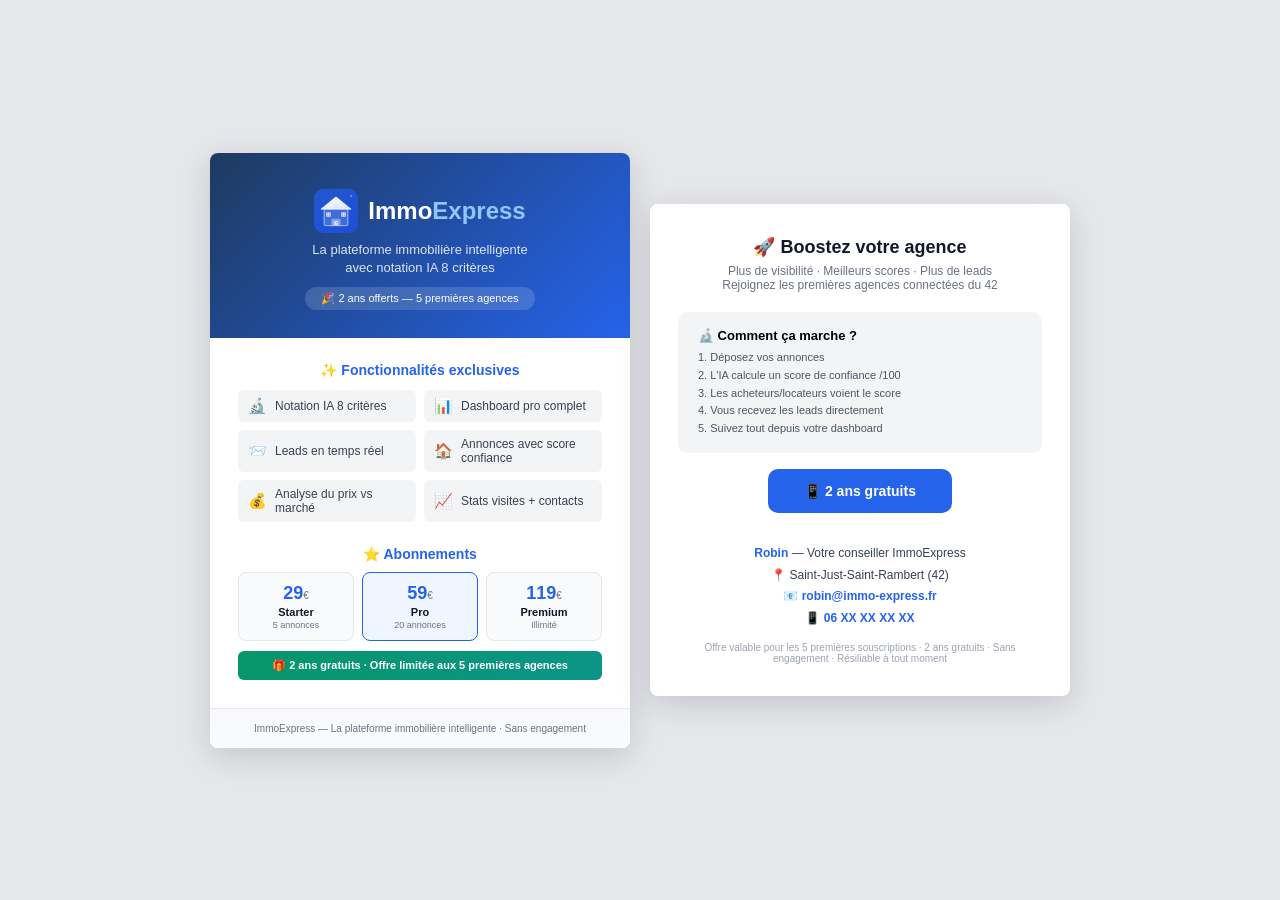
<file: public/assets/templates/flyer.html>
<!DOCTYPE html>
<html lang="fr">
<head>
<meta charset="UTF-8">
<meta name="viewport" content="width=device-width, initial-scale=1.0">
<title>Flyer ImmoExpress — À imprimer</title>
<style>
  @page{size:A5;margin:0}
  *{margin:0;padding:0;box-sizing:border-box}
  body{font-family:Inter,-apple-system,sans-serif;background:#e5e7eb;display:flex;justify-content:center;align-items:center;min-height:100vh;padding:20px;gap:20px;flex-wrap:wrap}
  .flyer{width:420px;height:595px;background:white;overflow:hidden;position:relative;box-shadow:0 8px 32px rgba(0,0,0,.15);border-radius:8px}

  /* RECTO */
  .recto .hero{background:linear-gradient(135deg,#1e3a5f,#2563eb);padding:36px 30px 28px;color:white;text-align:center}
  .recto .hero .logo{display:flex;align-items:center;justify-content:center;gap:10px;margin-bottom:8px}
  .recto .hero .logo img{width:44px;height:44px;border-radius:8px}
  .recto .hero .logo span{font-size:24px;font-weight:800}
  .recto .hero .logo .b{color:white}.recto .hero .logo .bl{color:#93c5fd}
  .recto .hero h1{font-size:22px;font-weight:700;margin-top:8px}
  .recto .hero p{font-size:13px;opacity:.85;margin-top:4px;line-height:1.4}
  .recto .hero .badge{display:inline-block;background:rgba(255,255,255,.15);border-radius:50px;padding:5px 16px;font-size:11px;margin-top:10px}

  .recto .features{padding:24px 28px}
  .recto .features h2{font-size:14px;font-weight:700;color:#2563eb;margin-bottom:12px;text-align:center}
  .recto .features .grid{display:grid;grid-template-columns:1fr 1fr;gap:8px}
  .recto .features .item{display:flex;align-items:center;gap:8px;font-size:12px;padding:7px 10px;background:#f3f4f6;border-radius:6px;color:#374151}
  .recto .features .item .i{font-size:15px}
  .recto .features .item .t{font-weight:500}

  .recto .pricing{padding:0 28px 24px}
  .recto .pricing h2{font-size:14px;font-weight:700;color:#2563eb;margin-bottom:10px;text-align:center}
  .recto .pricing .plans{display:grid;grid-template-columns:1fr 1fr 1fr;gap:8px}
  .recto .pricing .plan{text-align:center;padding:10px 6px;background:#f9fafb;border-radius:8px;border:1px solid #e5e7eb}
  .recto .pricing .plan.pop{border-color:#2563eb;background:#eff6ff}
  .recto .pricing .plan .pr{font-size:18px;font-weight:800;color:#2563eb}
  .recto .pricing .plan .pr span{font-size:10px;font-weight:400;color:#6b7280}
  .recto .pricing .plan .nm{font-size:11px;font-weight:600;color:#111827;margin-top:2px}
  .recto .pricing .plan .desc{font-size:9px;color:#6b7280;margin-top:2px}
  .recto .pricing .promo{background:linear-gradient(135deg,#059669,#0d9488);border-radius:6px;padding:8px 14px;color:white;font-size:11px;font-weight:600;text-align:center;margin-top:10px}

  .recto .footer{position:absolute;bottom:0;left:0;right:0;padding:14px 28px;background:#f9fafb;border-top:1px solid #e5e7eb;text-align:center;font-size:10px;color:#6b7280}

  /* VERSO */
  .verso{padding:32px 28px;display:flex;flex-direction:column;justify-content:center;height:100%;text-align:center}
  .verso h2{font-size:18px;font-weight:700;color:#111827;margin-bottom:6px}
  .verso .sub{font-size:12px;color:#6b7280;margin-bottom:20px}
  .verso .cta{background:#2563eb;color:white;border:none;padding:14px 36px;border-radius:10px;font-size:14px;font-weight:700;cursor:pointer;display:inline-block;margin-bottom:14px}
  .verso .contact{font-size:12px;color:#374151;line-height:1.8}
  .verso .contact strong{color:#2563eb}
  .verso .qr{width:100px;height:100px;background:#e5e7eb;margin:16px auto 0;border-radius:8px;display:flex;align-items:center;justify-content:center;font-size:10px;color:#6b7280}
  .verso .qr img{width:100px;height:100px}

  @media print{
    body{background:white;padding:0;gap:0;flex-direction:column}
    .flyer{box-shadow:none;border-radius:0;margin:0;page-break-after:always}
    .verso{page-break-after:avoid}
  }
</style>
</head>
<body>

<!-- RECTO -->
<div class="flyer recto">
  <div class="hero">
    <div class="logo">
      <img src="../icons/icon-192.svg" alt="">
      <div><span class="b">Immo</span><span class="bl">Express</span></div>
    </div>
    <p>La plateforme immobilière intelligente<br>avec notation IA 8 critères</p>
    <div class="badge">🎉 2 ans offerts — 5 premières agences</div>
  </div>

  <div class="features">
    <h2>✨ Fonctionnalités exclusives</h2>
    <div class="grid">
      <div class="item"><span class="i">🔬</span><span class="t">Notation IA 8 critères</span></div>
      <div class="item"><span class="i">📊</span><span class="t">Dashboard pro complet</span></div>
      <div class="item"><span class="i">📨</span><span class="t">Leads en temps réel</span></div>
      <div class="item"><span class="i">🏠</span><span class="t">Annonces avec score confiance</span></div>
      <div class="item"><span class="i">💰</span><span class="t">Analyse du prix vs marché</span></div>
      <div class="item"><span class="i">📈</span><span class="t">Stats visites + contacts</span></div>
    </div>
  </div>

  <div class="pricing">
    <h2>⭐ Abonnements</h2>
    <div class="plans">
      <div class="plan">
        <div class="pr">29<span>€</span></div>
        <div class="nm">Starter</div>
        <div class="desc">5 annonces</div>
      </div>
      <div class="plan pop">
        <div class="pr">59<span>€</span></div>
        <div class="nm">Pro</div>
        <div class="desc">20 annonces</div>
      </div>
      <div class="plan">
        <div class="pr">119<span>€</span></div>
        <div class="nm">Premium</div>
        <div class="desc">Illimité</div>
      </div>
    </div>
    <div class="promo">🎁 2 ans gratuits · Offre limitée aux 5 premières agences</div>
  </div>

  <div class="footer">
    ImmoExpress — La plateforme immobilière intelligente · Sans engagement
  </div>
</div>

<!-- VERSO -->
<div class="flyer verso">
  <div style="margin-top:auto">
    <h2>🚀 Boostez votre agence</h2>
    <p class="sub">
      Plus de visibilité · Meilleurs scores · Plus de leads<br>
      Rejoignez les premières agences connectées du 42
    </p>

    <div style="background:#f3f4f6;border-radius:10px;padding:16px 20px;text-align:left;margin-bottom:16px">
      <div style="font-size:13px;font-weight:600;margin-bottom:6px">🔬 Comment ça marche ?</div>
      <div style="font-size:11px;color:#4b5563;line-height:1.6">
        1. Déposez vos annonces<br>
        2. L'IA calcule un score de confiance /100<br>
        3. Les acheteurs/locateurs voient le score<br>
        4. Vous recevez les leads directement<br>
        5. Suivez tout depuis votre dashboard
      </div>
    </div>

    <div style="margin:16px 0">
      <div class="cta">📱 2 ans gratuits</div>
    </div>

    <div class="contact">
      <strong>Robin</strong> — Votre conseiller ImmoExpress<br>
      📍 Saint-Just-Saint-Rambert (42)<br>
      📧 <strong>robin@immo-express.fr</strong><br>
      📱 <strong>06 XX XX XX XX</strong>
    </div>

    <div style="margin-top:auto;padding-top:12px;font-size:10px;color:#9ca3af">
      Offre valable pour les 5 premières souscriptions · 2 ans gratuits · Sans engagement · Résiliable à tout moment
    </div>
  </div>
</div>

</body>
</html>
</file>
<file: public/css/nodus.css>
/* ==========================================
   MINIMAL LUXURY DESIGN SYSTEM — Immo-Express
   Plus Jakarta Sans + JetBrains Mono
   Refined Obsidian & Coral Architecture
   ========================================== */

@import url('https://fonts.googleapis.com/css2?family=Space+Grotesk:wght@300;400;500;600;700&family=JetBrains+Mono:wght@400;500;700&display=swap');

:root {
  /* NODUS Systems Palette — DeepTech Souveraine */
  --n-bg: #14141a;
  --n-bg-secondary: #1a1a22;
  --n-bg-card: #1e1e28;
  --n-bg-glass: rgba(20, 20, 26, 0.8);
  --n-bg-hover: #262632;
  --n-text: #FFFFFF;
  --n-text-secondary: #9DA3B4;
  --n-text-tertiary: #656B7C;
  --n-accent: #e64749;
  --n-accent-hover: #c93537;
  --n-cyan: #00f0ff;
  --n-cyan-dim: rgba(0, 240, 255, 0.1);
  --n-cyan-glow: none;
  --n-accent-glow: none;
  --n-border: rgba(255, 255, 255, 0.07);
  --n-border-hover: rgba(255, 255, 255, 0.16);
  --n-glass-border: 1px solid rgba(255, 255, 255, 0.1);
  --n-success: #10B981;
  --n-warning: #F59E0B;
  --n-error: #e64749;
  --n-gradient: linear-gradient(135deg, #e64749 0%, #c93537 100%);
  --n-gradient-glow: none;
}

[data-theme="light"] {
  --n-bg: #F8FAFC;
  --n-bg-secondary: #FFFFFF;
  --n-bg-card: #FFFFFF;
  --n-bg-glass: rgba(255, 255, 255, 0.85);
  --n-bg-hover: #F1F5F9;
  --n-text: #0F172A;
  --n-text-secondary: #475569;
  --n-text-tertiary: #94A3B8;
  --n-border: rgba(0, 0, 0, 0.08);
  --n-border-hover: rgba(0, 0, 0, 0.18);
  --n-glass-border: 1px solid rgba(0, 0, 0, 0.08);
}

:root {
  /* Typography */
  --n-font: 'Space Grotesk', -apple-system, BlinkMacSystemFont, sans-serif;
    --n-font-display: 'Space Grotesk', sans-serif;
  --n-mono: 'JetBrains Mono', monospace;

  /* Layout & Glass */
  --n-radius-sm: 8px;
  --n-radius: 12px;
  --n-radius-lg: 16px;
  --n-radius-xl: 28px;
  --n-shadow: 0 10px 30px rgba(0, 0, 0, 0.3);
  --n-shadow-glow: 0 10px 30px rgba(0, 0, 0, 0.3);
  --n-blur: blur(20px);
}

/* Light mode overrides (Warm Luxury Slate - Non Blinding) */
[data-theme="light"] {
  --n-bg: #F5F5F7;
  --n-bg-secondary: #EBECEF;
  --n-bg-card: #FFFFFF;
  --n-bg-glass: rgba(245, 245, 247, 0.92);
  --n-bg-hover: #E2E4E9;
  --n-text: #1D1D1F;
  --n-text-secondary: #515154;
  --n-text-tertiary: #86868B;
  --n-border: rgba(0, 0, 0, 0.08);
  --n-border-hover: rgba(0, 0, 0, 0.16);
  --n-glass-border: 1px solid rgba(0, 0, 0, 0.08);
  --n-shadow: 0 8px 24px rgba(0, 0, 0, 0.04);
  --n-shadow-glow: 0 8px 24px rgba(0, 0, 0, 0.04);
}

.theme-toggle-btn {
  background: var(--n-bg-card);
  border: 1px solid var(--n-border);
  color: var(--n-text);
  width: 38px;
  height: 38px;
  border-radius: 50%;
  display: flex;
  align-items: center;
  justify-content: center;
  cursor: pointer;
  transition: all 0.2s ease;
}

.theme-toggle-btn:hover {
  border-color: var(--n-border-hover);
  background: var(--n-bg-hover);
}

/* Global reset */
*, *::before, *::after {
  box-sizing: border-box;
  margin: 0;
  padding: 0;
}

html {
  scroll-behavior: smooth;
}

body {
  font-family: var(--n-font);
  background: var(--n-bg);
  color: var(--n-text);
  line-height: 1.6;
  min-height: 100vh;
  -webkit-font-smoothing: antialiased;
}

/* Scrollbar */
::-webkit-scrollbar { width: 6px; }
::-webkit-scrollbar-track { background: var(--n-bg); }
::-webkit-scrollbar-thumb { background: var(--n-border); border-radius: 3px; }
::-webkit-scrollbar-thumb:hover { background: var(--n-border-hover); }

/* Selection */
::selection {
  background: var(--n-accent);
  color: white;
}

/* ========== HEADER ========== */
.n-header {
  background: var(--n-bg-secondary);
  border-bottom: 1px solid var(--n-border);
  position: sticky;
  top: 0;
  z-index: 100;
  backdrop-filter: blur(12px);
}

.n-header-inner {
  max-width: 1280px;
  margin: 0 auto;
  padding: 0 24px;
  height: 68px;
  display: flex;
  align-items: center;
  justify-content: space-between;
}

.n-logo {
  display: flex;
  align-items: center;
  gap: 10px;
  cursor: pointer;
  font-size: 1.25rem;
  font-weight: 700;
  color: var(--n-text);
  text-decoration: none;
}

.n-logo-icon {
  width: 32px;
  height: 32px;
  display: inline-flex;
  align-items: center;
  justify-content: center;
  flex-shrink: 0;
}

.n-logo span { color: var(--n-accent); }
.n-logo .n-cyan { color: var(--n-cyan); }

.n-nav {
  display: flex;
  align-items: center;
  gap: 2px;
}

.n-nav a {
  padding: 8px 16px;
  border-radius: var(--n-radius);
  font-size: 0.875rem;
  font-weight: 500;
  color: var(--n-text-secondary);
  text-decoration: none;
  transition: all 0.2s;
  position: relative;
}

.n-nav a:hover {
  background: var(--n-bg-hover);
  color: var(--n-text);
}

.n-nav a.active {
  color: var(--n-cyan);
}

.n-nav a.active::after {
  content: '';
  position: absolute;
  bottom: 0;
  left: 50%;
  transform: translateX(-50%);
  width: 20px;
  height: 2px;
  background: var(--n-cyan);
  border-radius: 1px;
}

.n-btn-depot {
  background: linear-gradient(135deg, var(--n-accent), #ff5a5c) !important;
  color: white !important;
  font-weight: 600 !important;
  padding: 9px 22px !important;
  border-radius: var(--n-radius) !important;
  cursor: pointer;
  box-shadow: 0 2px 12px rgba(230, 71, 73, 0.3);
  transition: all 0.2s !important;
}

.n-btn-depot:hover {
  transform: translateY(-1px);
  box-shadow: 0 4px 20px rgba(230, 71, 73, 0.4) !important;
  background: linear-gradient(135deg, #ff5a5c, #ff6e6f) !important;
}

.n-btn-user {
  display: inline-flex;
  align-items: center;
  gap: 8px;
  padding: 8px 18px;
  border-radius: var(--n-radius);
  border: 1px solid var(--n-border);
  background: transparent;
  color: var(--n-text-secondary);
  font-size: 0.85rem;
  cursor: pointer;
  font-family: var(--n-font);
  font-weight: 500;
  transition: all 0.2s;
  margin-left: 6px;
}

.n-btn-user:hover {
  border-color: var(--n-cyan);
  color: var(--n-cyan);
  background: var(--n-cyan-dim);
}

.n-mobile-toggle {
  display: none;
  background: none;
  border: none;
  font-size: 1.5rem;
  cursor: pointer;
  padding: 4px;
  color: var(--n-text);
}

/* ========== HERO ========== */
.n-hero {
  background: var(--n-bg-secondary);
  padding: 60px 24px;
  text-align: center;
  position: relative;
  overflow: hidden;
}

.n-hero::before {
  content: '';
  position: absolute;
  top: -50%;
  left: -50%;
  width: 200%;
  height: 200%;
  background: radial-gradient(ellipse at center, rgba(0, 240, 255, 0.03) 0%, transparent 70%);
  pointer-events: none;
}

.n-hero h1 {
  font-size: 2.2rem;
  font-weight: 700;
  color: var(--n-text);
  margin-bottom: 8px;
  position: relative;
}

.n-hero .n-hero-accent {
  color: var(--n-accent);
}

.n-hero .n-hero-cyan {
  color: var(--n-cyan);
}

.n-hero p {
  color: var(--n-text-secondary);
  font-size: 1rem;
  margin-bottom: 28px;
  max-width: 600px;
  margin-left: auto;
  margin-right: auto;
  position: relative;
}

.n-search-bar {
  max-width: 740px;
  margin: 0 auto;
  background: var(--n-bg-card);
  border: 1px solid var(--n-border);
  border-radius: var(--n-radius-lg);
  padding: 6px;
  display: flex;
  gap: 6px;
  box-shadow: var(--n-shadow);
  position: relative;
}

.n-search-bar input {
  flex: 1;
  border: none;
  outline: none;
  padding: 14px 18px;
  font-size: 0.95rem;
  font-family: var(--n-font);
  background: transparent;
  color: var(--n-text);
  border-radius: var(--n-radius);
}

.n-search-bar input::placeholder { color: var(--n-text-tertiary); }

.n-search-bar select {
  border: none;
  outline: none;
  padding: 14px 18px;
  font-size: 0.875rem;
  font-family: var(--n-font);
  background: var(--n-bg-hover);
  color: var(--n-text-secondary);
  border-radius: var(--n-radius);
  cursor: pointer;
  min-width: 130px;
}

.n-search-bar button {
  background: var(--n-gradient);
  color: white;
  border: none;
  padding: 14px 30px;
  border-radius: var(--n-radius);
  font-weight: 600;
  font-size: 0.9rem;
  cursor: pointer;
  font-family: var(--n-font);
  transition: all 0.2s;
  white-space: nowrap;
}

.n-search-bar button:hover {
  transform: translateY(-1px);
  box-shadow: 0 4px 16px rgba(230, 71, 73, 0.3);
}

/* ========== STATS BAR ========== */
.n-stats {
  background: var(--n-bg-secondary);
  border-bottom: 1px solid var(--n-border);
  padding: 16px 24px;
}

.n-stats-inner {
  max-width: 1280px;
  margin: 0 auto;
  display: flex;
  gap: 40px;
  flex-wrap: wrap;
  justify-content: center;
}

.n-stat-item {
  display: flex;
  align-items: center;
  gap: 8px;
  font-size: 0.85rem;
  color: var(--n-text-secondary);
}

.n-stat-item strong {
  color: var(--n-text);
  font-weight: 600;
  font-family: var(--n-mono);
}

/* ========== LAYOUT ========== */
.n-layout {
  max-width: 1280px;
  margin: 0 auto;
  padding: 28px 24px;
  display: grid;
  grid-template-columns: 270px 1fr;
  gap: 28px;
}

/* ========== SIDEBAR ========== */
.n-sidebar {
  background: var(--n-bg-card);
  border: 1px solid var(--n-border);
  border-radius: var(--n-radius-lg);
  padding: 22px;
  height: fit-content;
  position: sticky;
  top: 92px;
}

.n-sidebar h3 {
  font-size: 0.85rem;
  font-weight: 600;
  color: var(--n-text);
  margin-bottom: 16px;
  padding-bottom: 12px;
  border-bottom: 1px solid var(--n-border);
  display: flex;
  align-items: center;
  gap: 8px;
}

.n-filter-group {
  margin-bottom: 20px;
}

.n-filter-group label {
  display: block;
  font-size: 0.75rem;
  font-weight: 500;
  color: var(--n-text-secondary);
  margin-bottom: 6px;
  text-transform: uppercase;
  letter-spacing: 0.5px;
}

.n-filter-group select,
.n-filter-group input {
  width: 100%;
  padding: 10px 14px;
  border: 1px solid var(--n-border);
  border-radius: var(--n-radius-sm);
  font-size: 0.85rem;
  font-family: var(--n-font);
  background: var(--n-bg);
  color: var(--n-text);
  outline: none;
  transition: border-color 0.2s;
}

.n-filter-group select:focus,
.n-filter-group input:focus {
  border-color: var(--n-cyan);
  box-shadow: 0 0 0 3px var(--n-cyan-dim);
}

.n-price-range {
  display: flex;
  gap: 8px;
  align-items: center;
}

.n-price-range input { width: 100%; }
.n-price-range span { font-size: 0.8rem; color: var(--n-text-tertiary); }

.n-filter-btns {
  display: flex;
  gap: 6px;
  flex-wrap: wrap;
}

.n-filter-btns button {
  padding: 6px 14px;
  border: 1px solid var(--n-border);
  border-radius: 50px;
  background: transparent;
  font-size: 0.78rem;
  cursor: pointer;
  font-family: var(--n-font);
  color: var(--n-text-secondary);
  transition: all 0.2s;
}

.n-filter-btns button:hover {
  border-color: var(--n-cyan);
  color: var(--n-cyan);
}

.n-filter-btns button.active {
  background: var(--n-cyan-dim);
  border-color: var(--n-cyan);
  color: var(--n-cyan);
}

.n-btn-reset {
  width: 100%;
  padding: 9px;
  border: 1px solid var(--n-border);
  border-radius: var(--n-radius-sm);
  background: transparent;
  font-size: 0.8rem;
  cursor: pointer;
  font-family: var(--n-font);
  color: var(--n-text-secondary);
  transition: all 0.2s;
}

.n-btn-reset:hover {
  background: var(--n-bg-hover);
  border-color: var(--n-border-hover);
}

/* ========== RESULTS ========== */
.n-results-area { min-height: 400px; }

.n-results-header {
  display: flex;
  justify-content: space-between;
  align-items: center;
  margin-bottom: 20px;
  flex-wrap: wrap;
  gap: 10px;
}

.n-results-count {
  font-size: 0.9rem;
  color: var(--n-text-secondary);
}

.n-results-count strong {
  color: var(--n-text);
  font-family: var(--n-mono);
}

.n-results-tabs {
  display: flex;
  gap: 0;
  background: var(--n-bg-card);
  border: 1px solid var(--n-border);
  border-radius: var(--n-radius);
  overflow: hidden;
}

.n-results-tabs button {
  padding: 9px 22px;
  border: none;
  background: transparent;
  font-size: 0.83rem;
  font-weight: 500;
  cursor: pointer;
  font-family: var(--n-font);
  color: var(--n-text-secondary);
  transition: all 0.2s;
}

.n-results-tabs button:not(:last-child) {
  border-right: 1px solid var(--n-border);
}

.n-results-tabs button:hover {
  background: var(--n-bg-hover);
}

.n-results-tabs button.active {
  background: var(--n-cyan-dim);
  color: var(--n-cyan);
}

/* ========== CARDS ========== */
.n-card-grid {
  display: grid;
  grid-template-columns: 1fr;
  gap: 16px;
}

.n-card {
  background: var(--n-bg-card);
  border: 1px solid var(--n-border);
  border-radius: var(--n-radius-lg);
  display: grid;
  grid-template-columns: 280px 1fr;
  overflow: hidden;
  transition: all 0.25s;
  cursor: pointer;
}

.n-card:hover {
  border-color: var(--n-cyan);
  box-shadow: var(--n-shadow-glow);
  transform: translateY(-2px);
}

.n-card-img {
  height: 100%;
  min-height: 200px;
  display: flex;
  align-items: center;
  justify-content: center;
  font-size: 3rem;
  position: relative;
  overflow: hidden;
}

.n-card-img .n-badge {
  position: absolute;
  top: 12px;
  left: 12px;
  font-size: 0.68rem;
  font-weight: 600;
  padding: 4px 10px;
  border-radius: 4px;
  text-transform: uppercase;
  letter-spacing: 0.5px;
}

.n-badge-sale { background: var(--n-accent); color: white; }
.n-badge-rent { background: var(--n-cyan); color: var(--n-bg); }
.n-badge-verified { background: var(--n-success); color: var(--n-bg); left: auto; right: 12px; }
.n-badge-reduction { background: var(--n-warning); color: var(--n-bg); }

.n-card-info {
  padding: 20px 22px;
  display: flex;
  flex-direction: column;
}

.n-card-price {
  font-size: 1.4rem;
  font-weight: 700;
  color: var(--n-cyan);
  margin-bottom: 2px;
  display: flex;
  align-items: center;
  gap: 10px;
  flex-wrap: wrap;
  font-family: var(--n-mono);
}

.n-card-price-sub {
  font-size: 0.8rem;
  color: var(--n-text-tertiary);
  margin-bottom: 6px;
}

.n-card-title {
  font-size: 1rem;
  font-weight: 500;
  margin-bottom: 4px;
  color: var(--n-text);
}

.n-card-location {
  font-size: 0.85rem;
  color: var(--n-text-secondary);
  margin-bottom: 10px;
}

.n-card-tags {
  display: flex;
  gap: 16px;
  flex-wrap: wrap;
  margin-bottom: 12px;
}

.n-card-tag {
  display: flex;
  align-items: center;
  gap: 4px;
  font-size: 0.8rem;
  color: var(--n-text-secondary);
}

.n-card-tag strong {
  color: var(--n-text);
  font-weight: 500;
  font-family: var(--n-mono);
}

.n-card-footer {
  margin-top: auto;
  display: flex;
  align-items: center;
  justify-content: space-between;
  padding-top: 14px;
  border-top: 1px solid var(--n-border);
  font-size: 0.8rem;
}

.n-card-publisher {
  display: flex;
  align-items: center;
  gap: 6px;
}

.n-card-publisher .n-pub-type {
  padding: 2px 8px;
  border-radius: 4px;
  font-size: 0.68rem;
  font-weight: 600;
}

.n-pub-pro { background: rgba(230, 71, 73, 0.15); color: var(--n-accent); }
.n-pub-particulier { background: var(--n-cyan-dim); color: var(--n-cyan); }

.n-card-date {
  color: var(--n-text-tertiary);
  font-size: 0.78rem;
}

.n-card-score {
  display: inline-flex;
  align-items: center;
  gap: 4px;
  padding: 2px 10px;
  border-radius: 50px;
  font-size: 0.7rem;
  font-weight: 600;
  margin-left: 8px;
}

.n-score-high { background: rgba(0, 230, 118, 0.15); color: var(--n-success); }
.n-score-mid { background: rgba(255, 193, 7, 0.15); color: var(--n-warning); }
.n-score-low { background: rgba(255, 82, 82, 0.15); color: var(--n-error); }

.n-smart-match {
  display: inline-flex;
  align-items: center;
  gap: 4px;
  font-size: 0.72rem;
  color: var(--n-cyan);
  font-weight: 500;
  margin-left: auto;
  padding: 2px 8px;
  background: var(--n-cyan-dim);
  border-radius: 50px;
}

/* ========== NO RESULTS ========== */
.n-no-results {
  text-align: center;
  padding: 60px 20px;
  background: var(--n-bg-card);
  border: 1px solid var(--n-border);
  border-radius: var(--n-radius-lg);
}

.n-no-results .n-icon {
  font-size: 3rem;
  margin-bottom: 14px;
}

.n-no-results h3 {
  font-size: 1.1rem;
  margin-bottom: 6px;
}

.n-no-results p {
  color: var(--n-text-secondary);
  font-size: 0.9rem;
}

/* ========== MODAL ========== */
.n-modal-overlay {
  position: fixed;
  inset: 0;
  background: rgba(0, 0, 0, 0.7);
  backdrop-filter: blur(4px);
  z-index: 200;
  display: none;
  align-items: center;
  justify-content: center;
  padding: 20px;
}

.n-modal-overlay.open { display: flex; }

.n-modal {
  background: var(--n-bg-card);
  border: 1px solid var(--n-border);
  border-radius: var(--n-radius-lg);
  max-width: 800px;
  width: 100%;
  max-height: 90vh;
  overflow-y: auto;
  animation: nFadeIn 0.25s ease;
}

@keyframes nFadeIn {
  from { opacity: 0; transform: scale(0.96) translateY(8px); }
  to { opacity: 1; transform: scale(1) translateY(0); }
}

.n-modal-header {
  display: flex;
  justify-content: space-between;
  align-items: center;
  padding: 20px 24px;
  border-bottom: 1px solid var(--n-border);
  position: sticky;
  top: 0;
  background: var(--n-bg-card);
  z-index: 2;
  border-radius: var(--n-radius-lg) var(--n-radius-lg) 0 0;
}

.n-modal-header h2 {
  font-size: 1.2rem;
  font-weight: 600;
}

.n-modal-close {
  width: 32px;
  height: 32px;
  border-radius: 50%;
  border: none;
  background: var(--n-bg-hover);
  font-size: 1.1rem;
  cursor: pointer;
  display: flex;
  align-items: center;
  justify-content: center;
  color: var(--n-text-secondary);
  transition: all 0.2s;
}

.n-modal-close:hover {
  background: var(--n-accent);
  color: white;
}

.n-modal-body { padding: 24px; }

/* ========== FOOTER ========== */
.n-footer {
  background: var(--n-bg-secondary);
  border-top: 1px solid var(--n-border);
  padding: 48px 24px 24px;
  margin-top: 48px;
}

.n-footer-inner {
  max-width: 1280px;
  margin: 0 auto;
  display: grid;
  grid-template-columns: 2fr 1fr 1fr 1fr;
  gap: 40px;
}

.n-footer h4 {
  font-size: 0.78rem;
  font-weight: 600;
  text-transform: uppercase;
  letter-spacing: 0.5px;
  color: var(--n-text-secondary);
  margin-bottom: 14px;
}

.n-footer p {
  font-size: 0.85rem;
  color: var(--n-text-tertiary);
  line-height: 1.6;
}

.n-footer ul {
  list-style: none;
}

.n-footer ul li {
  margin-bottom: 8px;
}

.n-footer ul li a {
  font-size: 0.85rem;
  color: var(--n-text-secondary);
  text-decoration: none;
  transition: color 0.2s;
}

.n-footer ul li a:hover {
  color: var(--n-cyan);
}

.n-footer-bottom {
  max-width: 1280px;
  margin: 28px auto 0;
  padding-top: 20px;
  border-top: 1px solid var(--n-border);
  display: flex;
  justify-content: space-between;
  flex-wrap: wrap;
  gap: 10px;
  font-size: 0.8rem;
  color: var(--n-text-tertiary);
}

.n-footer-eva {
  color: var(--n-cyan);
  font-weight: 500;
  font-family: var(--n-mono);
  font-size: 0.75rem;
  letter-spacing: 0.3px;
}

/* ========== BUTTONS ========== */
.n-btn {
  padding: 10px 24px;
  border-radius: var(--n-radius);
  font-weight: 600;
  font-size: 0.87rem;
  cursor: pointer;
  font-family: var(--n-font);
  transition: all 0.2s;
  border: none;
  display: inline-flex;
  align-items: center;
  gap: 6px;
}

.n-btn-primary {
  background: var(--n-gradient);
  color: white;
}

.n-btn-primary:hover {
  transform: translateY(-1px);
  box-shadow: 0 4px 16px rgba(230, 71, 73, 0.3);
}

.n-btn-secondary {
  background: transparent;
  color: var(--n-text-secondary);
  border: 1px solid var(--n-border);
}

.n-btn-secondary:hover {
  border-color: var(--n-cyan);
  color: var(--n-cyan);
}

.n-btn-ghost {
  background: transparent;
  color: var(--n-text-secondary);
  border: 1px solid transparent;
}

.n-btn-ghost:hover {
  background: var(--n-bg-hover);
  color: var(--n-text);
}

.n-btn-danger {
  color: var(--n-error);
  border: 1px solid rgba(255, 82, 82, 0.3);
  background: transparent;
}

.n-btn-danger:hover {
  background: rgba(255, 82, 82, 0.1);
  border-color: var(--n-error);
}

/* ========== FORM ========== */
.n-form {
  background: var(--n-bg-card);
  border: 1px solid var(--n-border);
  border-radius: var(--n-radius-lg);
  padding: 28px;
}

.n-form-grid {
  display: grid;
  grid-template-columns: 1fr 1fr;
  gap: 16px;
  margin-bottom: 20px;
}

.n-form-group {
  display: flex;
  flex-direction: column;
  gap: 5px;
}

.n-form-group label {
  font-size: 0.78rem;
  font-weight: 500;
  color: var(--n-text-secondary);
  text-transform: uppercase;
  letter-spacing: 0.3px;
}

.n-form-group input,
.n-form-group select,
.n-form-group textarea {
  padding: 11px 14px;
  border: 1px solid var(--n-border);
  border-radius: var(--n-radius-sm);
  font-size: 0.85rem;
  font-family: var(--n-font);
  background: var(--n-bg);
  color: var(--n-text);
  outline: none;
  transition: all 0.2s;
}

.n-form-group input:focus,
.n-form-group select:focus,
.n-form-group textarea:focus {
  border-color: var(--n-cyan);
  box-shadow: 0 0 0 3px var(--n-cyan-dim);
}

.n-form-group textarea {
  resize: vertical;
  min-height: 100px;
}

.n-form-actions {
  display: flex;
  gap: 12px;
  justify-content: flex-end;
  padding-top: 18px;
  border-top: 1px solid var(--n-border);
}

/* ========== CHAT ========== */
.n-chat-toggle {
  position: fixed;
  bottom: 24px;
  right: 24px;
  width: 56px;
  height: 56px;
  border-radius: 50%;
  background: var(--n-gradient);
  color: white;
  border: none;
  font-size: 1.4rem;
  cursor: pointer;
  box-shadow: 0 4px 20px rgba(230, 71, 73, 0.35);
  z-index: 150;
  display: flex;
  align-items: center;
  justify-content: center;
  transition: all 0.25s;
}

.n-chat-toggle:hover {
  transform: scale(1.08);
  box-shadow: 0 6px 28px rgba(230, 71, 73, 0.45);
}

.n-chat-toggle.open {
  background: var(--n-border);
  transform: rotate(90deg);
}

.n-chat-panel {
  position: fixed;
  bottom: 92px;
  right: 24px;
  width: 380px;
  max-height: 580px;
  background: var(--n-bg-card);
  border: 1px solid var(--n-border);
  border-radius: var(--n-radius-lg);
  box-shadow: 0 12px 48px rgba(0, 0, 0, 0.4);
  z-index: 149;
  display: none;
  flex-direction: column;
  overflow: hidden;
  animation: nChatIn 0.25s ease;
}

.n-chat-panel.open { display: flex; }

@keyframes nChatIn {
  from { opacity: 0; transform: translateY(12px) scale(0.97); }
  to { opacity: 1; transform: translateY(0) scale(1); }
}

/* ========== RESPONSIVE ========== */
@media (max-width: 1024px) {
  .n-layout { grid-template-columns: 1fr; }
  .n-sidebar { position: static; display: none; }
  .n-sidebar.show { display: block; }
  .n-card { grid-template-columns: 1fr; }
  .n-card-img { min-height: 190px; }
  .n-footer-inner { grid-template-columns: 1fr 1fr; }
}

@media (max-width: 768px) {
  .n-hero h1 { font-size: 1.6rem; }
  .n-search-bar { flex-direction: column; background: transparent; border: none; box-shadow: none; gap: 8px; padding: 0; }
  .n-search-bar input, .n-search-bar select, .n-search-bar button { border-radius: var(--n-radius); }
  .n-hero { padding: 40px 16px; }
  .n-layout { padding: 20px 16px; }
  .n-footer-inner { grid-template-columns: 1fr; }
  .n-chat-panel { right: 12px; left: 12px; width: auto; max-height: 70vh; bottom: 84px; }
  .n-chat-toggle { right: 16px; bottom: 16px; }
}

@media (max-width: 640px) {
  .n-header-inner { padding: 0 16px; }
  .n-nav a:not(.n-btn-depot):not(.n-btn-user) { display: none; }
  .n-mobile-toggle { display: block; }
  .n-nav.open { position: absolute; top: 68px; left: 0; right: 0; background: var(--n-bg-secondary); flex-direction: column; padding: 12px; gap: 4px; border-bottom: 1px solid var(--n-border); }
  .n-nav.open a { display: flex; }
  .n-hero h1 { font-size: 1.3rem; }
  .n-stats-inner { gap: 20px; }
  .n-results-header { flex-direction: column; align-items: flex-start; }
  .n-filter-group .n-form-grid { grid-template-columns: 1fr; }
}

/* ========== AUTH MODAL ========== */
.n-auth-modal {
  max-width: 420px;
  padding: 40px 32px;
  text-align: center;
}

.n-auth-header {
  margin-bottom: 28px;
}

.n-auth-header h2 {
  font-size: 1.6rem;
  font-weight: 700;
  margin-bottom: 8px;
  background: var(--n-gradient);
  -webkit-background-clip: text;
  -webkit-text-fill-color: transparent;
  background-clip: text;
}

.n-auth-header p {
  color: var(--n-text-secondary);
  font-size: 0.85rem;
}

.n-auth-tabs {
  display: flex;
  gap: 0;
  margin-bottom: 24px;
  border-radius: var(--n-radius);
  overflow: hidden;
  border: 1px solid var(--n-border);
}

.n-auth-tab {
  flex: 1;
  padding: 12px;
  border: none;
  background: transparent;
  color: var(--n-text-secondary);
  font-size: 0.85rem;
  font-weight: 500;
  cursor: pointer;
  font-family: var(--n-font);
  transition: all 0.2s;
}

.n-auth-tab.active {
  background: var(--n-cyan-dim);
  color: var(--n-cyan);
  font-weight: 600;
}

.n-auth-form {
  display: none;
  flex-direction: column;
  gap: 14px;
}

.n-auth-form.active { display: flex; }

.n-auth-form input {
  padding: 14px 16px;
  border-radius: var(--n-radius);
  border: 1px solid var(--n-border);
  background: var(--n-bg);
  color: var(--n-text);
  font-size: 0.9rem;
  font-family: var(--n-font);
  outline: none;
  transition: border-color 0.2s;
}

.n-auth-form input:focus {
  border-color: var(--n-cyan);
  box-shadow: 0 0 0 3px var(--n-cyan-dim);
}

.n-auth-submit {
  padding: 14px;
  border-radius: var(--n-radius);
  border: none;
  background: var(--n-gradient);
  color: white;
  font-weight: 600;
  font-size: 0.95rem;
  cursor: pointer;
  font-family: var(--n-font);
  transition: all 0.2s;
  margin-top: 4px;
}

.n-auth-submit:hover {
  transform: translateY(-1px);
  box-shadow: 0 4px 16px rgba(230, 71, 73, 0.3);
}

.n-auth-footer {
  margin-top: 16px;
  padding-top: 16px;
  border-top: 1px solid var(--n-border);
}

.n-btn-logout {
  padding: 10px 24px;
  border-radius: var(--n-radius);
  border: 1px solid var(--n-border);
  background: transparent;
  color: var(--n-error);
  font-size: 0.85rem;
  cursor: pointer;
  font-family: var(--n-font);
  transition: all 0.2s;
}

.n-btn-logout:hover {
  background: rgba(255, 82, 82, 0.1);
  border-color: var(--n-error);
}

/* ========== LOADING ========== */
.n-spinner {
  width: 40px;
  height: 40px;
  border: 3px solid var(--n-border);
  border-top-color: var(--n-cyan);
  border-radius: 50%;
  animation: nSpin 0.8s linear infinite;
  margin: 0 auto 12px;
}

@keyframes nSpin {
  to { transform: rotate(360deg); }
}

/* ========== SECTION TITLE ========== */
.n-section-title {
  font-size: 1rem;
  font-weight: 600;
  margin-bottom: 16px;
  display: flex;
  align-items: center;
  gap: 8px;
  color: var(--n-text);
}

/* ========== DASHBOARD CARDS ========== */
.n-dash-grid {
  display: grid;
  grid-template-columns: repeat(auto-fill, minmax(220px, 1fr));
  gap: 16px;
  margin-bottom: 24px;
}

.n-dash-card {
  background: var(--n-bg-card);
  border: 1px solid var(--n-border);
  border-radius: var(--n-radius-lg);
  padding: 22px;
  transition: all 0.25s;
}

.n-dash-card:hover {
  border-color: var(--n-cyan);
  box-shadow: var(--n-shadow-glow);
}

.n-dash-card .n-dc-icon {
  width: 44px;
  height: 44px;
  border-radius: var(--n-radius);
  display: flex;
  align-items: center;
  justify-content: center;
  font-size: 1.3rem;
  margin-bottom: 14px;
}

.n-dash-card .n-dc-num {
  font-size: 1.8rem;
  font-weight: 700;
  font-family: var(--n-mono);
  color: var(--n-cyan);
}

.n-dash-card .n-dc-label {
  font-size: 0.8rem;
  color: var(--n-text-secondary);
  margin-top: 2px;
}

.n-dash-card .n-dc-change {
  font-size: 0.75rem;
  margin-top: 6px;
  font-weight: 500;
}

/* ========== ANIMATIONS ========== */
@keyframes nGlow {
  0%, 100% { box-shadow: 0 0 20px rgba(0, 240, 255, 0.1); }
  50% { box-shadow: 0 0 30px rgba(0, 240, 255, 0.2); }
}

.n-glow {
  animation: nGlow 3s ease-in-out infinite;
}

/* ========== CODE FONT ========== */
.n-mono {
  font-family: var(--n-mono);
}

/* ========== INNOVATION BLOCKS ========== */
.n-innov-block {
  background: var(--n-bg);
  border: 1px solid var(--n-border);
  border-radius: var(--n-radius);
  padding: 18px 20px;
  margin: 16px 0;
}

.n-innov-block h4 {
  font-size: 0.85rem;
  font-weight: 600;
  margin-bottom: 10px;
  display: flex;
  align-items: center;
  gap: 6px;
}

.n-innov-block .n-score-bar {
  display: flex;
  align-items: center;
  gap: 8px;
  margin-bottom: 6px;
}

.n-innov-block .n-score-bar .n-bar {
  flex: 1;
  height: 8px;
  border-radius: 4px;
  background: var(--n-bg-hover);
  overflow: hidden;
}

.n-innov-block .n-score-bar .n-bar-fill {
  height: 100%;
  border-radius: 4px;
  transition: width 1s ease;
}

.n-innov-block .n-score-bar .n-val {
  font-weight: 700;
  font-size: 0.9rem;
  min-width: 36px;
  text-align: right;
  font-family: var(--n-mono);
}

.n-innov-block .n-stat-row {
  display: flex;
  gap: 20px;
  flex-wrap: wrap;
  font-size: 0.8rem;
  color: var(--n-text-secondary);
}

.n-innov-block .n-stat-row span {
  display: flex;
  align-items: center;
  gap: 4px;
}

.n-innov-block .n-stat-row strong {
  color: var(--n-text);
}

/* ========== AWARD-WINNING NODUS ANIMATIONS ========== */

/* Scroll Reveal */
.n-reveal {
  opacity: 0;
  transform: translateY(30px);
  transition: opacity 0.7s cubic-bezier(0.16, 1, 0.3, 1), transform 0.7s cubic-bezier(0.16, 1, 0.3, 1);
}

.n-reveal.visible {
  opacity: 1;
  transform: translateY(0);
}

.n-reveal-left {
  opacity: 0;
  transform: translateX(-30px);
  transition: opacity 0.7s cubic-bezier(0.16, 1, 0.3, 1), transform 0.7s cubic-bezier(0.16, 1, 0.3, 1);
}

.n-reveal-left.visible {
  opacity: 1;
  transform: translateX(0);
}

.n-reveal-right {
  opacity: 0;
  transform: translateX(30px);
  transition: opacity 0.7s cubic-bezier(0.16, 1, 0.3, 1), transform 0.7s cubic-bezier(0.16, 1, 0.3, 1);
}

.n-reveal-right.visible {
  opacity: 1;
  transform: translateX(0);
}

.n-reveal-scale {
  opacity: 0;
  transform: scale(0.92);
  transition: opacity 0.6s cubic-bezier(0.16, 1, 0.3, 1), transform 0.6s cubic-bezier(0.16, 1, 0.3, 1);
}

.n-reveal-scale.visible {
  opacity: 1;
  transform: scale(1);
}

/* Enhanced Card Hover */
.n-card {
  transition: all 0.35s cubic-bezier(0.16, 1, 0.3, 1);
}

.n-card:hover {
  transform: translateY(-4px) scale(1.01);
  border-color: var(--n-cyan);
  box-shadow: 0 8px 32px rgba(0, 240, 255, 0.12), 0 0 0 1px rgba(0, 240, 255, 0.15);
}

/* Feature Card Enhanced Hover */
.n-feature-card {
  transition: all 0.35s cubic-bezier(0.16, 1, 0.3, 1);
}

.n-feature-card:hover {
  transform: translateY(-4px);
  border-color: var(--n-cyan);
  box-shadow: 0 8px 32px rgba(0, 240, 255, 0.1);
}

/* Plan Card Enhanced Hover */
.n-plan-card {
  transition: all 0.35s cubic-bezier(0.16, 1, 0.3, 1);
}

.n-plan-card:hover {
  transform: translateY(-4px);
  box-shadow: 0 12px 40px rgba(0, 0, 0, 0.3);
}

.n-plan-card.popular:hover {
  box-shadow: 0 12px 40px rgba(0, 240, 255, 0.15);
}

/* Dash Card Enhanced Hover */
.n-dash-card {
  transition: all 0.35s cubic-bezier(0.16, 1, 0.3, 1);
}

.n-dash-card:hover {
  transform: translateY(-2px);
}

/* Button Enhanced Transitions */
.n-btn {
  transition: all 0.25s cubic-bezier(0.16, 1, 0.3, 1);
  position: relative;
  overflow: hidden;
}

.n-btn::after {
  content: '';
  position: absolute;
  inset: 0;
  background: linear-gradient(135deg, rgba(255,255,255,0.1) 0%, transparent 50%);
  opacity: 0;
  transition: opacity 0.25s;
}

.n-btn:hover::after {
  opacity: 1;
}

.n-btn:active {
  transform: scale(0.97);
}

/* Hero Pulse Animation */
.n-hero-glow {
  animation: nHeroPulse 4s ease-in-out infinite;
}

@keyframes nHeroPulse {
  0%, 100% { opacity: 0.5; }
  50% { opacity: 1; }
}

/* Gradient Text Animation */
.n-gradient-text {
  background: var(--n-gradient);
  -webkit-background-clip: text;
  -webkit-text-fill-color: transparent;
  background-clip: text;
  background-size: 200% 200%;
  animation: nGradientShift 4s ease-in-out infinite;
}

@keyframes nGradientShift {
  0%, 100% { background-position: 0% 50%; }
  50% { background-position: 100% 50%; }
}

/* Shimmer Loading Effect */
.n-shimmer {
  background: linear-gradient(90deg, var(--n-bg-card) 25%, var(--n-bg-hover) 50%, var(--n-bg-card) 75%);
  background-size: 200% 100%;
  animation: nShimmer 1.5s ease-in-out infinite;
}

@keyframes nShimmer {
  0% { background-position: 200% 0; }
  100% { background-position: -200% 0; }
}

/* Floating Animation for CTA */
.n-float {
  animation: nFloat 3s ease-in-out infinite;
}

@keyframes nFloat {
  0%, 100% { transform: translateY(0); }
  50% { transform: translateY(-6px); }
}

/* Scale badge animation */
.n-badge {
  transition: all 0.25s cubic-bezier(0.16, 1, 0.3, 1);
}

.n-badge:hover {
  transform: scale(1.05);
}

/* Stagger Children Reveal */
.n-stagger > * {
  opacity: 0;
  transform: translateY(20px);
}

.n-stagger.visible > * {
  animation: nStaggerFadeIn 0.5s cubic-bezier(0.16, 1, 0.3, 1) forwards;
}

.n-stagger.visible > *:nth-child(1) { animation-delay: 0s; }
.n-stagger.visible > *:nth-child(2) { animation-delay: 0.08s; }
.n-stagger.visible > *:nth-child(3) { animation-delay: 0.16s; }
.n-stagger.visible > *:nth-child(4) { animation-delay: 0.24s; }
.n-stagger.visible > *:nth-child(5) { animation-delay: 0.32s; }
.n-stagger.visible > *:nth-child(6) { animation-delay: 0.40s; }
.n-stagger.visible > *:nth-child(7) { animation-delay: 0.48s; }
.n-stagger.visible > *:nth-child(8) { animation-delay: 0.56s; }

@keyframes nStaggerFadeIn {
  to {
    opacity: 1;
    transform: translateY(0);
  }
}

/* Typing indicator for chat */
.n-typing-dots span {
  display: inline-block;
  width: 8px;
  height: 8px;
  border-radius: 50%;
  background: var(--n-text-tertiary);
  margin: 0 2px;
  animation: nTyping 1.4s ease-in-out infinite;
}

.n-typing-dots span:nth-child(2) { animation-delay: 0.2s; }
.n-typing-dots span:nth-child(3) { animation-delay: 0.4s; }

@keyframes nTyping {
  0%, 60%, 100% { transform: translateY(0); opacity: 0.4; }
  30% { transform: translateY(-8px); opacity: 1; }
}

/* Pricing badge animation */
.n-popular-badge {
  animation: nPulse 2s ease-in-out infinite;
}

@keyframes nPulse {
  0%, 100% { box-shadow: 0 0 0 0 rgba(0, 240, 255, 0.4); }
  50% { box-shadow: 0 0 0 8px rgba(0, 240, 255, 0); }
}

/* Score circle animation */
.n-score-fill {
  transition: stroke-dashoffset 1.5s cubic-bezier(0.16, 1, 0.3, 1);
}

/* Smooth Page Load */
.n-page {
  animation: nPageIn 0.6s cubic-bezier(0.16, 1, 0.3, 1);
}

@keyframes nPageIn {
  from { opacity: 0; transform: translateY(8px); }
  to { opacity: 1; transform: translateY(0); }
}

/* ==========================================
   MOBILE BOTTOM NAVIGATION BAR
   ========================================== */
.n-mobile-bottom-nav {
  display: none;
  position: fixed;
  bottom: 0;
  left: 0;
  right: 0;
  height: 64px;
  background: rgba(20, 20, 26, 0.92);
  backdrop-filter: blur(16px);
  -webkit-backdrop-filter: blur(16px);
  border-top: 1px solid rgba(255, 255, 255, 0.08);
  z-index: 9999;
  justify-content: space-around;
  align-items: center;
  padding-bottom: env(safe-area-inset-bottom, 0);
}

.n-mobile-bottom-nav a {
  display: flex;
  flex-direction: column;
  align-items: center;
  justify-content: center;
  text-decoration: none;
  color: var(--n-text-tertiary);
  font-size: 0.7rem;
  font-weight: 500;
  transition: all 0.2s ease;
  flex: 1;
}

.n-mobile-bottom-nav a .icon {
  font-size: 1.2rem;
  margin-bottom: 2px;
}

.n-mobile-bottom-nav a.active,
.n-mobile-bottom-nav a:hover {
  color: var(--n-cyan);
}

@media (max-width: 768px) {
  .n-mobile-bottom-nav {
    display: flex;
  }
  body {
    padding-bottom: 70px;
  }
}

/* ==========================================
   SKELETON LOADERS
   ========================================== */
.skeleton-card {
  background: var(--n-bg-card);
  border: 1px solid var(--n-border);
  border-radius: var(--n-radius);
  overflow: hidden;
}

.skeleton-pulse {
  background: linear-gradient(90deg, rgba(255,255,255,0.03) 25%, rgba(255,255,255,0.08) 37%, rgba(255,255,255,0.03) 63%);
  background-size: 400% 100%;
  animation: skeletonPulse 1.4s ease infinite;
}

@keyframes skeletonPulse {
  0% { background-position: 100% 50%; }
  100% { background-position: 0 50%; }
}

.skeleton-img {
  height: 200px;
  width: 100%;
}

.skeleton-body {
  padding: 16px;
}

/* ==========================================
   AIRBNB HEADER & NAVIGATION
   ========================================== */
.airbnb-header {
  position: sticky;
  top: 0;
  left: 0;
  right: 0;
  background: var(--n-bg-secondary);
  backdrop-filter: blur(20px);
  -webkit-backdrop-filter: blur(20px);
  border-bottom: 1px solid var(--n-border);
  z-index: 1000;
  transition: background 0.3s ease, border-color 0.3s ease;
}

.airbnb-header-container {
  max-width: 1440px;
  margin: 0 auto;
  padding: 14px 40px;
  display: flex;
  align-items: center;
  justify-content: space-between;
  gap: 20px;
}

/* LOGO */
.airbnb-logo {
  display: flex;
  align-items: center;
  gap: 8px;
  text-decoration: none;
  font-size: 1.25rem;
  font-weight: 800;
  color: var(--n-text);
  letter-spacing: -0.5px;
}

.airbnb-logo-icon {
  font-size: 1.6rem;
}

.airbnb-logo .highlight {
  color: var(--n-accent);
}

/* AIRBNB TOP NAV (ACHETER - LOCATION - NOTATION - ESPACE PRO) */
.airbnb-nav {
  display: flex;
  align-items: center;
  gap: 32px;
}

.airbnb-nav .nav-item {
  font-size: 0.85rem;
  font-weight: 700;
  color: var(--n-text-secondary);
  text-decoration: none;
  letter-spacing: 0.5px;
  padding: 8px 12px;
  border-radius: 20px;
  transition: all 0.2s ease;
}

.airbnb-nav .nav-item:hover {
  color: var(--n-text);
  background: var(--n-bg-hover);
}

.airbnb-nav .nav-item.active {
  color: var(--n-accent);
  background: rgba(255, 56, 92, 0.1);
}

.airbnb-search-pill {
  display: flex;
  align-items: center;
  background: var(--n-bg-secondary);
  border: 1px solid var(--n-border);
  border-radius: 40px;
  padding: 6px 8px 6px 16px;
  box-shadow: 0 2px 8px rgba(0,0,0,0.15);
  transition: all 0.2s ease;
  cursor: pointer;
}

.airbnb-search-pill:hover {
  box-shadow: 0 4px 14px rgba(0,0,0,0.25);
  border-color: var(--n-border-hover);
}

.search-pill-segment {
  background: transparent;
  border: none;
  display: flex;
  flex-direction: column;
  align-items: flex-start;
  padding: 4px 16px;
  cursor: pointer;
  color: var(--n-text);
}

.segment-title {
  font-size: 0.75rem;
  font-weight: 700;
  color: var(--n-text);
}

.segment-sub {
  font-size: 0.75rem;
  color: var(--n-text-tertiary);
  font-weight: 400;
}

.search-pill-divider {
  width: 1px;
  height: 24px;
  background: var(--n-border);
}

.search-pill-btn {
  width: 38px;
  height: 38px;
  border-radius: 50%;
  background: var(--n-accent);
  color: white;
  display: flex;
  align-items: center;
  justify-content: center;
  margin-left: 6px;
  transition: transform 0.2s ease, background 0.2s ease;
}

.airbnb-search-pill:hover .search-pill-btn {
  transform: scale(1.05);
  background: var(--n-accent-hover);
}

/* USER ACTIONS */
.airbnb-user-actions {
  display: flex;
  align-items: center;
  gap: 12px;
}

.airbnb-host-btn {
  font-size: 0.85rem;
  font-weight: 600;
  color: var(--n-text);
  text-decoration: none;
  padding: 10px 16px;
  border-radius: 22px;
  transition: background 0.2s;
}

.airbnb-host-btn:hover {
  background: var(--n-bg-hover);
}

.airbnb-fav-btn {
  background: var(--n-bg-secondary);
  border: 1px solid var(--n-border);
  color: var(--n-text);
  font-size: 0.9rem;
  padding: 8px 14px;
  border-radius: 22px;
  cursor: pointer;
  display: flex;
  align-items: center;
  gap: 6px;
  transition: all 0.2s;
}

.airbnb-fav-btn:hover {
  border-color: var(--n-accent);
}

.fav-badge {
  background: var(--n-accent);
  color: white;
  font-size: 0.7rem;
  font-weight: 700;
  padding: 2px 6px;
  border-radius: 10px;
}

.airbnb-user-menu-btn {
  display: flex;
  align-items: center;
  gap: 10px;
  background: var(--n-bg-secondary);
  border: 1px solid var(--n-border);
  padding: 6px 12px 6px 14px;
  border-radius: 30px;
  cursor: pointer;
  color: var(--n-text);
  transition: all 0.2s;
}

.airbnb-user-menu-btn:hover {
  box-shadow: 0 2px 10px rgba(0,0,0,0.2);
}

.burger-icon { font-size: 0.9rem; }
.user-avatar-circle { font-size: 1.1rem; }

/* CATEGORIES BAR */
.airbnb-categories-bar {
  border-top: 1px solid var(--n-border);
  padding: 12px 40px;
}

.categories-scroll {
  display: flex;
  align-items: center;
  gap: 28px;
  overflow-x: auto;
  scrollbar-width: none;
}

.categories-scroll::-webkit-scrollbar { display: none; }

.category-item {
  background: transparent;
  border: none;
  display: flex;
  flex-direction: column;
  align-items: center;
  gap: 6px;
  padding: 8px 4px;
  cursor: pointer;
  color: var(--n-text-tertiary);
  border-bottom: 2px solid transparent;
  white-space: nowrap;
  transition: all 0.2s ease;
}

.category-icon { font-size: 1.4rem; opacity: 0.7; transition: opacity 0.2s; }
.category-label { font-size: 0.75rem; font-weight: 500; }

.category-item:hover {
  color: var(--n-text);
  border-bottom-color: var(--n-border-hover);
}

.category-item:hover .category-icon { opacity: 1; }

.category-item.active {
  color: var(--n-accent);
  border-bottom-color: var(--n-accent);
}

.category-item.active .category-icon { opacity: 1; }

/* AWWWARDS WINNER PROPERTY CARD & INTERACTION SYSTEM */
.listing-card {
  background: var(--n-bg-card);
  border: 1px solid var(--n-border);
  border-radius: var(--n-radius-lg);
  padding: 12px;
  overflow: hidden;
  display: flex;
  flex-direction: column;
  cursor: pointer;
  transition: transform 0.4s cubic-bezier(0.16, 1, 0.3, 1), box-shadow 0.4s cubic-bezier(0.16, 1, 0.3, 1), border-color 0.4s cubic-bezier(0.16, 1, 0.3, 1);
  position: relative;
}

.listing-card:hover {
  transform: translateY(-6px) scale(1.01);
  border-color: rgba(255, 56, 92, 0.3);
  box-shadow: 0 16px 40px rgba(0, 0, 0, 0.6), 0 0 25px rgba(255, 56, 92, 0.15);
}

.listing-img {
  width: 100%;
  aspect-ratio: 4 / 3;
  border-radius: var(--n-radius);
  position: relative;
  overflow: hidden;
  display: flex;
  align-items: center;
  justify-content: center;
  font-size: 4.5rem;
  box-shadow: inset 0 0 40px rgba(0,0,0,0.4);
  transition: transform 0.6s cubic-bezier(0.16, 1, 0.3, 1);
}

.listing-img::after {
  content: '';
  position: absolute;
  inset: 0;
  background: linear-gradient(180deg, rgba(0,0,0,0.1) 0%, rgba(0,0,0,0.4) 100%);
  pointer-events: none;
}

.listing-card:hover .listing-img {
  transform: scale(1.03);
}

/* Tab Sections display control */
.pro-section, .scoring-form {
  display: none !important;
}
.pro-section.active, .scoring-form.active {
  display: block !important;
}

.img-fav-heart {
  position: absolute;
  top: 14px;
  right: 14px;
  font-size: 1.2rem;
  background: rgba(18, 20, 28, 0.65);
  backdrop-filter: blur(12px);
  -webkit-backdrop-filter: blur(12px);
  border: 1px solid rgba(255,255,255,0.15);
  width: 38px;
  height: 38px;
  border-radius: 50%;
  display: flex;
  align-items: center;
  justify-content: center;
  color: white;
  transition: transform 0.25s ease, background 0.25s ease;
  z-index: 5;
}

.img-fav-heart:hover {
  transform: scale(1.2);
  background: rgba(255, 56, 92, 0.9);
}

.listing-info {
  padding: 14px 4px 4px;
}

.listing-header-row {
  display: flex;
  align-items: center;
  justify-content: space-between;
  margin-bottom: 4px;
}

.listing-location-bold {
  font-size: 1.05rem;
  font-weight: 700;
  color: var(--n-text);
  letter-spacing: -0.2px;
}

.listing-rating {
  font-size: 0.8rem;
  font-weight: 700;
  color: #FFB800;
  background: rgba(255, 184, 0, 0.12);
  border: 1px solid rgba(255, 184, 0, 0.25);
  padding: 4px 8px;
  border-radius: 20px;
  display: flex;
  align-items: center;
  gap: 4px;
}

.listing-title-sub {
  font-size: 0.85rem;
  color: var(--n-text-secondary);
  margin-bottom: 6px;
  white-space: nowrap;
  overflow: hidden;
  text-overflow: ellipsis;
  font-weight: 500;
}

.listing-date-sub {
  font-size: 0.78rem;
  color: var(--n-text-tertiary);
  margin-bottom: 8px;
}

.listing-price-bold {
  font-size: 1.15rem;
  font-weight: 800;
  color: var(--n-accent);
  letter-spacing: -0.3px;
}

.listing-price-bold span {
  font-size: 0.85rem;
  font-weight: 500;
  color: var(--n-text-tertiary);
}

/* ==========================================
   AWWWARDS LUXURY HERO & GLASS PANELS
   ========================================== */
/* ==========================================
   MINIMAL LUXURY HERO & CLEAN PANELS
   ========================================== */
.n-hero {
  position: relative;
  padding: 56px 24px 44px;
  text-align: center;
  background: var(--n-bg-secondary);
  border-bottom: 1px solid var(--n-border);
}

.n-hero h1 {
  font-family: var(--n-font-display);
  font-size: 2.6rem;
  font-weight: 800;
  letter-spacing: -0.8px;
  margin-bottom: 12px;
  color: var(--n-text);
}

.n-hero p {
  font-size: 1.05rem;
  color: var(--n-text-secondary);
  max-width: 660px;
  margin: 0 auto 28px;
  font-weight: 400;
}

.n-search-bar {
  max-width: 860px;
  margin: 0 auto;
  display: flex;
  align-items: center;
  gap: 10px;
  background: var(--n-bg-card);
  border: 1px solid var(--n-border);
  padding: 6px 10px;
  border-radius: 40px;
  box-shadow: 0 4px 20px rgba(0, 0, 0, 0.2);
  transition: all 0.25s ease;
}

.n-search-bar:focus-within {
  border-color: var(--n-border-hover);
  box-shadow: 0 6px 24px rgba(0, 0, 0, 0.35);
}

.n-search-bar input {
  flex: 1;
  background: transparent;
  border: none;
  padding: 12px 18px;
  color: var(--n-text);
  font-size: 0.95rem;
  font-family: var(--n-font);
  outline: none;
}

.n-search-bar select {
  background: var(--n-bg);
  border: 1px solid var(--n-border);
  color: var(--n-text);
  padding: 10px 14px;
  border-radius: 20px;
  font-size: 0.85rem;
  font-family: var(--n-font);
  outline: none;
  cursor: pointer;
}

.n-search-bar button {
  background: var(--n-accent);
  border: none;
  color: white;
  padding: 12px 24px;
  border-radius: 30px;
  font-size: 0.9rem;
  font-weight: 700;
  cursor: pointer;
  transition: background 0.2s;
}

.n-search-bar button:hover {
  background: var(--n-accent-hover);
}

.listing-price-bold {
  font-size: 1.05rem;
  font-weight: 700;
  color: var(--n-text);
}

.listing-price-bold span {
  font-size: 0.85rem;
  font-weight: 400;
  color: var(--n-text-tertiary);
}

/* AIRBNB FOOTER */
.airbnb-footer {
  background: #111111;
  border-top: 1px solid var(--n-border);
  padding: 40px 40px 24px;
  margin-top: 60px;
}

.airbnb-footer-container {
  max-width: 1440px;
  margin: 0 auto;
  display: grid;
  grid-template-columns: repeat(auto-fit, minmax(240px, 1fr));
  gap: 32px;
  padding-bottom: 32px;
  border-bottom: 1px solid var(--n-border);
}

.footer-col h5 {
  font-size: 0.85rem;
  font-weight: 700;
  color: var(--n-text);
  margin-bottom: 16px;
}

.footer-col ul { list-style: none; }

.footer-col ul li { margin-bottom: 10px; }

.footer-col ul li a {
  font-size: 0.83rem;
  color: var(--n-text-secondary);
  text-decoration: none;
  transition: color 0.2s;
}

.footer-col ul li a:hover {
  color: var(--n-accent);
}

.airbnb-footer-bottom {
  max-width: 1440px;
  margin: 20px auto 0;
  display: flex;
  align-items: center;
  justify-content: space-between;
  font-size: 0.8rem;
  color: var(--n-text-tertiary);
  flex-wrap: wrap;
  gap: 12px;
}

@media (max-width: 900px) {
  .airbnb-header-container { padding: 12px 16px; }
  .airbnb-categories-bar { padding: 8px 16px; }
  .search-pill-segment:not(:first-child), .search-pill-divider { display: none; }
}
</file>
<file: public/css/responsive.css>
/* =====================================================
   IMMO-EXPRESS — FEUILLE RESPONSIVE DÉDIÉE
   Couvre tous les cas : header, grilles inline, modales,
   formulaires, cartes, footer, sidebar.
   ===================================================== */

/* --- RESET DE BASE ANTI-DÉBORDEMENT --- */
*, *::before, *::after { box-sizing: border-box; }
html, body {
  max-width: 100vw;
  overflow-x: hidden;
}
img, video, svg, iframe {
  max-width: 100%;
  height: auto;
}

/* =============================================
   MOBILE : < 768px (Téléphones)
   ============================================= */
@media (max-width: 768px) {

  /* --- HEADER --- */
  .airbnb-header { position: sticky; top: 0; z-index: 1000; }
  .airbnb-header-container {
    padding: 10px 14px !important;
    gap: 8px !important;
    flex-wrap: nowrap;
  }
  /* Cacher le texte du logo sur très petit écran */
  .airbnb-logo-text { font-size: 0.95rem !important; }

  /* Cacher nav desktop */
  .airbnb-nav { display: none !important; }
  .airbnb-nav.open {
    display: flex !important;
    flex-direction: column !important;
    position: absolute !important;
    top: 100% !important;
    left: 0 !important;
    right: 0 !important;
    background: var(--n-bg-secondary) !important;
    border-bottom: 1px solid var(--n-border) !important;
    padding: 8px !important;
    gap: 2px !important;
    z-index: 2000 !important;
    box-shadow: 0 8px 20px rgba(0,0,0,0.3) !important;
  }
  .airbnb-nav.open a {
    padding: 12px 16px !important;
    font-size: 0.95rem !important;
    border-radius: 8px !important;
    display: block !important;
  }

  /* Cacher éléments secondaires du header */
  .airbnb-host-btn { display: none !important; }
  .search-pill-segment:not(:first-child),
  .search-pill-divider { display: none !important; }

  /* Afficher le bouton burger */
  .mobile-burger-btn { display: flex !important; }

  /* Réduire les boutons d'action header */
  .airbnb-user-actions { gap: 4px !important; }
  .airbnb-fav-btn { padding: 6px 10px !important; font-size: 0.8rem !important; }
  .airbnb-user-menu-btn { padding: 6px 10px !important; }
  .theme-toggle-btn { width: 34px !important; height: 34px !important; }

  /* --- CATÉGORIES BAR --- */
  .airbnb-categories-bar { padding: 4px 10px !important; }
  .categories-scroll { gap: 16px !important; }
  .category-label { font-size: 0.68rem !important; }

  /* --- HERO SECTION --- */
  .n-hero { padding: 28px 14px !important; }
  .n-hero h1 { font-size: 1.4rem !important; line-height: 1.25 !important; }
  .n-hero p { font-size: 0.88rem !important; margin-bottom: 20px !important; }

  /* --- SEARCH BAR --- */
  .n-search-bar {
    flex-direction: column !important;
    padding: 10px !important;
    gap: 8px !important;
    border-radius: 16px !important;
  }
  .n-search-bar input { width: 100% !important; }
  .n-search-bar select { width: 100% !important; min-width: unset !important; }
  .n-search-bar button { width: 100% !important; }

  /* --- LAYOUT GRILLE PRINCIPALE --- */
  .n-layout {
    grid-template-columns: 1fr !important;
    padding: 14px 12px !important;
    gap: 14px !important;
  }

  /* --- SIDEBAR : masquée sur mobile --- */
  .n-sidebar { display: none !important; }
  .n-sidebar.show { display: block !important; }

  /* --- TOUTES LES GRILLES : 1 colonne sur mobile --- */
  /* Grilles CSS classes */
  .n-card-grid,
  .n-dash-grid,
  .n-form-grid,
  .n-footer-inner,
  .airbnb-footer-container {
    grid-template-columns: 1fr !important;
  }

  /* Grilles inline HTML (ciblées par attribut) */
  [style*="grid-template-columns"] {
    grid-template-columns: 1fr !important;
  }

  /* --- CARTES ANNONCES --- */
  .listing-card { margin-bottom: 0 !important; }
  .listing-img { aspect-ratio: 16/9 !important; }
  .n-card { grid-template-columns: 1fr !important; }
  .n-card-img { min-height: 180px !important; height: 180px !important; }
  .pro-listing-card { grid-template-columns: 1fr !important; }

  /* --- MODAL : bottom-sheet sur mobile --- */
  .n-modal-overlay {
    padding: 0 !important;
    align-items: flex-end !important;
    z-index: 5000 !important;
  }
  .n-modal {
    border-radius: 20px 20px 0 0 !important;
    max-height: 90vh !important;
    width: 100% !important;
    max-width: 100% !important;
  }
  .n-modal-header { padding: 16px 18px !important; }
  .n-modal-body { padding: 14px !important; }

  /* --- FORMULAIRES --- */
  .n-form-group input,
  .n-form-group select,
  .n-form-group textarea { font-size: 16px !important; } /* évite zoom iOS */

  /* --- FOOTER --- */
  .airbnb-footer { padding: 28px 14px 80px !important; }
  .airbnb-footer-container {
    grid-template-columns: 1fr 1fr !important;
    gap: 20px !important;
  }
  .airbnb-footer-bottom {
    flex-direction: column !important;
    text-align: center !important;
    gap: 8px !important;
    font-size: 0.75rem !important;
  }
  .n-footer-eva { display: block !important; text-align: center !important; }
  .n-footer { padding: 28px 14px 80px !important; }

  /* --- STATS BAR --- */
  .n-stats-inner { gap: 10px !important; flex-wrap: wrap !important; }
  .n-stat-item { font-size: 0.78rem !important; }

  /* --- RESULTS HEADER --- */
  .n-results-header {
    flex-direction: column !important;
    align-items: flex-start !important;
    gap: 8px !important;
  }
  .n-results-tabs { overflow-x: auto !important; width: 100% !important; }
  .n-results-tabs button { white-space: nowrap !important; padding: 8px 14px !important; }

  /* --- CHAT EVA --- */
  .n-chat-panel { right: 8px !important; left: 8px !important; width: auto !important; max-height: 60vh !important; bottom: 76px !important; }
  .n-chat-toggle { right: 14px !important; bottom: 76px !important; }

  /* --- PRO PAGE layout --- */
  .pro-sub-nav { flex-wrap: wrap !important; gap: 6px !important; }

  /* --- PROFIL PAGE : sidebar → tabs horizontaux --- */
  #profileContainer { display: block !important; }
  #profileContainer .n-sidebar {
    display: block !important;
    position: static !important;
    margin-bottom: 14px;
    border-radius: 12px;
  }
  #profileContainer .n-sidebar aside { position: static !important; }
}

/* =============================================
   TRÈS PETITS TÉLÉPHONES : < 480px
   ============================================= */
@media (max-width: 480px) {
  .n-hero h1 { font-size: 1.2rem !important; }
  .airbnb-logo-text { font-size: 0.85rem !important; }
  .airbnb-footer-container { grid-template-columns: 1fr !important; }
  .n-modal { max-height: 95vh !important; }
  /* Masquer certains items de catégorie pour ne pas surcharger */
  .category-item:nth-child(n+6) { display: none !important; }
}

/* =============================================
   TABLETTE : 769px — 1024px
   ============================================= */
@media (min-width: 769px) and (max-width: 1024px) {
  .n-layout { grid-template-columns: 1fr !important; }
  .n-sidebar { display: none !important; }
  .airbnb-footer-container { grid-template-columns: 1fr 1fr !important; }
  .n-card { grid-template-columns: 1fr !important; }
  [style*="grid-template-columns: 280px"],
  [style*="grid-template-columns:280px"],
  [style*="grid-template-columns: 220px"],
  [style*="grid-template-columns:220px"] {
    grid-template-columns: 1fr !important;
  }
}

/* =============================================
   BURGER BUTTON — toujours caché sur desktop
   ============================================= */
.mobile-burger-btn {
  display: none;
  background: var(--n-bg-card);
  border: 1px solid var(--n-border);
  border-radius: 8px;
  width: 38px;
  height: 38px;
  align-items: center;
  justify-content: center;
  cursor: pointer;
  color: var(--n-text);
  font-size: 1.1rem;
  flex-shrink: 0;
  transition: background 0.2s;
  margin-left: 6px;
}
.mobile-burger-btn:hover { background: var(--n-bg-hover); }

/* =============================================
   BOTTOM NAV — affichée sur mobile uniquement
   ============================================= */
@media (max-width: 768px) {
  .n-mobile-bottom-nav { display: flex !important; }
  body { padding-bottom: 66px; }
}
@media (min-width: 769px) {
  .n-mobile-bottom-nav { display: none !important; }
  body { padding-bottom: 0; }
}

/* =============================================
   RISQUES / SCORING pages : fix inline grids
   ============================================= */
@media (max-width: 768px) {
  #riskCards { grid-template-columns: 1fr !important; }
  #scoreGrid  { grid-template-columns: 1fr !important; }
  .score-hero-card { grid-template-columns: 1fr !important; text-align: center; }
  .risk-hero-inner { grid-template-columns: 1fr !important; text-align: center; }
}
</file>
<file: www/css/style.css>
*,*::before,*::after{box-sizing:border-box;margin:0;padding:0}
    :root{--white:#fff;--bg:#f3f4f6;--bg-card:#fff;--border:#e5e7eb;--border-hover:#d1d5db;--text:#111827;--text-secondary:#6b7280;--text-tertiary:#9ca3af;--blue:#2563eb;--blue-light:#eff6ff;--blue-dark:#1d4ed8;--green:#059669;--green-light:#ecfdf5;--orange:#d97706;--red:#dc2626;--purple:#7c3aed;--purple-light:#f5f3ff;--shadow-sm:0 1px 2px rgba(0,0,0,0.05);--shadow:0 1px 3px rgba(0,0,0,0.1),0 1px 2px rgba(0,0,0,0.06);--shadow-md:0 4px 6px rgba(0,0,0,0.07),0 2px 4px rgba(0,0,0,0.06);--radius-sm:6px;--radius:8px;--radius-lg:12px;--font:'Inter',-apple-system,BlinkMacSystemFont,sans-serif}
    body{font-family:var(--font);background:var(--bg);color:var(--text);line-height:1.5;min-height:100vh}
    a{color:var(--blue);text-decoration:none}a:hover{text-decoration:underline}

    /* HEADER */
    .header{background:var(--white);border-bottom:1px solid var(--border);position:sticky;top:0;z-index:100}
    .header-inner{max-width:1200px;margin:0 auto;padding:0 20px;height:64px;display:flex;align-items:center;justify-content:space-between}
    .logo{font-size:1.35rem;font-weight:800;color:var(--text);display:flex;align-items:center;gap:8px}
    .logo-icon{width:32px;height:32px;background:var(--blue);border-radius:var(--radius-sm);display:flex;align-items:center;justify-content:center;color:white;font-size:1rem;font-weight:700}
    .logo span{color:var(--blue)}
    .header-links{display:flex;align-items:center;gap:4px}
    .header-links a{padding:8px 16px;border-radius:var(--radius);font-size:0.875rem;font-weight:500;color:var(--text-secondary);transition:all 0.15s}
    .header-links a:hover{background:var(--bg);color:var(--text);text-decoration:none}
    .header-links a.active{color:var(--blue);background:var(--blue-light)}
    .btn-depot{background:var(--blue)!important;color:white!important;font-weight:600!important;padding:8px 20px!important;border-radius:var(--radius)!important;cursor:pointer}
    .btn-depot:hover{background:var(--blue-dark)!important}
    .mobile-toggle{display:none;background:none;border:none;font-size:1.5rem;cursor:pointer;padding:4px;color:var(--text)}

    /* HERO */
    .hero-search{background:var(--blue);padding:40px 20px;text-align:center}
    .hero-search h1{font-size:1.6rem;font-weight:700;color:white;margin-bottom:6px}
    .hero-search p{color:rgba(255,255,255,0.8);font-size:0.95rem;margin-bottom:24px}
    .search-bar{max-width:720px;margin:0 auto;background:white;border-radius:var(--radius-lg);padding:6px;display:flex;gap:6px;box-shadow:0 4px 20px rgba(0,0,0,0.15)}
    .search-bar input{flex:1;border:none;outline:none;padding:12px 16px;font-size:0.95rem;font-family:var(--font);border-radius:var(--radius)}
    .search-bar input::placeholder{color:var(--text-tertiary)}
    .search-bar select{border:none;outline:none;padding:12px 16px;font-size:0.9rem;font-family:var(--font);color:var(--text-secondary);background:var(--bg);border-radius:var(--radius);cursor:pointer;min-width:130px}
    .search-bar button{background:var(--blue);color:white;border:none;padding:12px 28px;border-radius:var(--radius);font-weight:600;font-size:0.9rem;cursor:pointer;font-family:var(--font);transition:background 0.15s;white-space:nowrap}
    .search-bar button:hover{background:var(--blue-dark)}

    /* STATS */
    .quick-stats{background:var(--white);border-bottom:1px solid var(--border);padding:16px 20px}
    .quick-stats-inner{max-width:1200px;margin:0 auto;display:flex;gap:40px;flex-wrap:wrap;justify-content:center}
    .qs-item{display:flex;align-items:center;gap:8px;font-size:0.85rem;color:var(--text-secondary)}
    .qs-item strong{color:var(--text);font-weight:600}

    /* LAYOUT */
    .main-layout{max-width:1200px;margin:0 auto;padding:24px 20px;display:grid;grid-template-columns:260px 1fr;gap:24px}

    /* SIDEBAR */
    .sidebar{background:var(--white);border:1px solid var(--border);border-radius:var(--radius-lg);padding:20px;height:fit-content;position:sticky;top:88px}
    .sidebar h3{font-size:0.9rem;font-weight:600;color:var(--text);margin-bottom:16px;padding-bottom:12px;border-bottom:1px solid var(--border)}
    .filter-group{margin-bottom:20px}
    .filter-group label{display:block;font-size:0.8rem;font-weight:500;color:var(--text-secondary);margin-bottom:6px;text-transform:uppercase;letter-spacing:0.3px}
    .filter-group select,.filter-group input{width:100%;padding:8px 12px;border:1px solid var(--border);border-radius:var(--radius-sm);font-size:0.85rem;font-family:var(--font);background:var(--white);color:var(--text);outline:none}
    .filter-group select:focus,.filter-group input:focus{border-color:var(--blue)}
    .price-range{display:flex;gap:8px;align-items:center}.price-range input{width:100%}.price-range span{font-size:0.8rem;color:var(--text-tertiary)}
    .filter-btn-group{display:flex;gap:6px;flex-wrap:wrap}
    .filter-btn-group button{padding:6px 14px;border:1px solid var(--border);border-radius:50px;background:var(--white);font-size:0.8rem;cursor:pointer;font-family:var(--font);color:var(--text-secondary);transition:all 0.15s}
    .filter-btn-group button:hover{border-color:var(--blue);color:var(--blue)}
    .filter-btn-group button.active{background:var(--blue);color:white;border-color:var(--blue)}
    .btn-reset-filters{width:100%;padding:8px;border:1px solid var(--border);border-radius:var(--radius-sm);background:var(--white);font-size:0.8rem;cursor:pointer;font-family:var(--font);color:var(--text-secondary);transition:all 0.15s}
    .btn-reset-filters:hover{background:var(--bg);border-color:var(--border-hover)}

    /* RESULTS HEADER */
    .results-area{min-height:400px}
    .results-header{display:flex;justify-content:space-between;align-items:center;margin-bottom:16px;flex-wrap:wrap;gap:8px}
    .results-count{font-size:0.9rem;color:var(--text-secondary)}
    .results-count strong{color:var(--text)}
    .results-tabs{display:flex;gap:0;background:var(--white);border:1px solid var(--border);border-radius:var(--radius);overflow:hidden}
    .results-tabs button{padding:8px 20px;border:none;background:var(--white);font-size:0.85rem;font-weight:500;cursor:pointer;font-family:var(--font);color:var(--text-secondary);transition:all 0.15s}
    .results-tabs button:not(:last-child){border-right:1px solid var(--border)}
    .results-tabs button:hover{background:var(--bg)}
    .results-tabs button.active{background:var(--blue);color:white}

    /* CARDS */
    .listing-grid{display:grid;grid-template-columns:1fr;gap:16px}
    .listing-card{background:var(--white);border:1px solid var(--border);border-radius:var(--radius-lg);display:grid;grid-template-columns:280px 1fr;overflow:hidden;transition:box-shadow 0.2s,border-color 0.2s;cursor:pointer}
    .listing-card:hover{border-color:var(--border-hover);box-shadow:var(--shadow-md)}
    .listing-img{height:100%;min-height:200px;display:flex;align-items:center;justify-content:center;font-size:3rem;position:relative;overflow:hidden}
    .listing-img .img-badge{position:absolute;top:10px;left:10px;font-size:0.7rem;font-weight:600;padding:4px 10px;border-radius:4px;text-transform:uppercase;letter-spacing:0.3px}
    .badge-sale{background:var(--blue);color:white}
    .badge-rent{background:var(--green);color:white}
    .badge-verified{background:var(--purple);color:white;left:auto;right:10px;top:10px}
    .listing-info{padding:18px 20px;display:flex;flex-direction:column}
    .listing-price{font-size:1.35rem;font-weight:700;color:var(--text);margin-bottom:2px;display:flex;align-items:center;gap:10px;flex-wrap:wrap}
    .listing-price-sub{font-size:0.8rem;color:var(--text-tertiary);margin-bottom:6px}
    .listing-title{font-size:1rem;font-weight:500;margin-bottom:4px;color:var(--text)}
    .listing-location{font-size:0.85rem;color:var(--text-secondary);margin-bottom:10px}
    .listing-tags{display:flex;gap:16px;flex-wrap:wrap;margin-bottom:12px}
    .listing-tag{display:flex;align-items:center;gap:4px;font-size:0.8rem;color:var(--text-secondary)}
    .listing-tag strong{color:var(--text);font-weight:500}
    .listing-footer{margin-top:auto;display:flex;align-items:center;justify-content:space-between;padding-top:12px;border-top:1px solid var(--border);font-size:0.8rem}
    .listing-publisher{display:flex;align-items:center;gap:6px}
    .listing-publisher .pub-type{padding:2px 8px;border-radius:4px;font-size:0.7rem;font-weight:500}
    .pub-pro{background:var(--blue-light);color:var(--blue)}
    .pub-particulier{background:var(--green-light);color:var(--green)}
    .listing-date{color:var(--text-tertiary)}
    .listing-score{display:inline-flex;align-items:center;gap:4px;padding:2px 10px;border-radius:50px;font-size:0.7rem;font-weight:600;margin-left:8px}
    .score-high{background:#ecfdf5;color:#059669}
    .score-mid{background:#fef3c7;color:#d97706}
    .score-low{background:#fef2f2;color:#dc2626}
    .smart-match{display:inline-flex;align-items:center;gap:4px;font-size:0.75rem;color:var(--purple);font-weight:500;margin-left:auto;padding:2px 8px;background:var(--purple-light);border-radius:50px}

    /* NO RESULTS */
    .no-results{text-align:center;padding:60px 20px;background:var(--white);border:1px solid var(--border);border-radius:var(--radius-lg)}
    .no-results .icon{font-size:3rem;margin-bottom:12px}
    .no-results h3{font-size:1.1rem;margin-bottom:6px}
    .no-results p{color:var(--text-secondary);font-size:0.9rem}

    /* MODAL */
    .modal-overlay{position:fixed;inset:0;background:rgba(0,0,0,0.5);z-index:200;display:none;align-items:center;justify-content:center;padding:20px}
    .modal-overlay.open{display:flex}
    .modal{background:var(--white);border-radius:var(--radius-lg);max-width:800px;width:100%;max-height:90vh;overflow-y:auto;padding:0;animation:fadeIn 0.2s ease}
    @keyframes fadeIn{from{opacity:0;transform:scale(0.97)}to{opacity:1;transform:scale(1)}}
    .modal-header{display:flex;justify-content:space-between;align-items:center;padding:20px 24px;border-bottom:1px solid var(--border);position:sticky;top:0;background:var(--white);z-index:2;border-radius:var(--radius-lg) var(--radius-lg) 0 0}
    .modal-header h2{font-size:1.2rem;font-weight:600}
    .modal-close{width:32px;height:32px;border-radius:50%;border:none;background:var(--bg);font-size:1.1rem;cursor:pointer;display:flex;align-items:center;justify-content:center;color:var(--text-secondary);transition:all 0.15s}
    .modal-close:hover{background:var(--border)}
    .modal-body{padding:24px}
    .modal-img{width:100%;height:300px;border-radius:var(--radius);display:flex;align-items:center;justify-content:center;font-size:5rem;margin-bottom:20px}
    .modal-grid{display:grid;grid-template-columns:1fr 1fr;gap:12px;margin:16px 0}
    .modal-grid-item{display:flex;align-items:center;gap:8px;padding:10px 14px;background:var(--bg);border-radius:var(--radius-sm);font-size:0.85rem}
    .modal-price-big{font-size:1.8rem;font-weight:700;margin-bottom:4px}
    .modal-desc{color:var(--text-secondary);line-height:1.7;margin:16px 0;font-size:0.9rem}
    .modal-contact-bar{display:flex;gap:12px;margin-top:20px;flex-wrap:wrap}
    .modal-contact-bar .btn-contact{flex:1;padding:12px 24px;background:var(--blue);color:white;border:none;border-radius:var(--radius);font-weight:600;font-size:0.9rem;cursor:pointer;font-family:var(--font);transition:background 0.15s}
    .modal-contact-bar .btn-contact:hover{background:var(--blue-dark)}
    .modal-contact-bar .btn-phone{padding:12px 20px;background:var(--white);color:var(--text);border:1px solid var(--border);border-radius:var(--radius);font-size:0.9rem;cursor:pointer;font-family:var(--font);transition:all 0.15s}
    .modal-contact-bar .btn-phone:hover{background:var(--bg)}

    /* INNOVATION BLOCKS */
    .innov-block{background:var(--bg);border-radius:var(--radius);padding:16px 18px;margin:16px 0}
    .innov-block h4{font-size:0.85rem;font-weight:600;margin-bottom:8px;display:flex;align-items:center;gap:6px}
    .innov-block .score-bar{display:flex;align-items:center;gap:6px;margin-bottom:6px}
    .innov-block .score-bar .bar{flex:1;height:8px;border-radius:4px;background:var(--border)}
    .innov-block .score-bar .bar-fill{height:100%;border-radius:4px;transition:width 0.5s}
    .innov-block .score-bar .val{font-weight:700;font-size:0.9rem;min-width:32px;text-align:right}
    .innov-block .stat-row{display:flex;gap:20px;flex-wrap:wrap;font-size:0.8rem;color:var(--text-secondary)}
    .innov-block .stat-row span{display:flex;align-items:center;gap:4px}
    .innov-block .stat-row strong{color:var(--text)}

    /* BOOKING */
    .booking-grid{display:grid;grid-template-columns:repeat(5,1fr);gap:6px}
    .booking-day{padding:8px 4px;text-align:center;border:1px solid var(--border);border-radius:var(--radius-sm);font-size:0.75rem;cursor:pointer;transition:all 0.15s}
    .booking-day:hover{border-color:var(--blue);background:var(--blue-light)}
    .booking-day .day-name{font-weight:500;color:var(--text-secondary)}
    .booking-day .day-num{font-size:1rem;font-weight:600;color:var(--text)}
    .booking-day .day-slots{font-size:0.65rem;color:var(--text-tertiary)}
    .booking-day.booked{opacity:0.5;cursor:not-allowed;background:var(--bg)}
    .booking-day.selected{border-color:var(--blue);background:var(--blue-light)}

    /* AI DECO */
    .ai-deco-options{display:flex;gap:8px;flex-wrap:wrap;margin-top:8px}
    .ai-deco-options button{padding:6px 14px;border:1px solid var(--border);border-radius:50px;background:var(--white);font-size:0.8rem;cursor:pointer;font-family:var(--font);color:var(--text-secondary);transition:all 0.15s}
    .ai-deco-options button:hover{border-color:var(--purple);color:var(--purple);background:var(--purple-light)}

    /* FOOTER */
    .page-footer{background:var(--white);border-top:1px solid var(--border);padding:40px 20px 20px;margin-top:40px}
    .footer-inner{max-width:1200px;margin:0 auto;display:grid;grid-template-columns:2fr 1fr 1fr 1fr;gap:40px}
    .footer-inner h4{font-size:0.8rem;font-weight:600;text-transform:uppercase;letter-spacing:0.5px;color:var(--text-secondary);margin-bottom:12px}
    .footer-inner p{font-size:0.85rem;color:var(--text-tertiary);line-height:1.6}
    .footer-inner ul{list-style:none}
    .footer-inner ul li{margin-bottom:8px}
    .footer-inner ul li a{font-size:0.85rem;color:var(--text-secondary)}
    .footer-inner ul li a:hover{color:var(--text)}
    .footer-bottom{max-width:1200px;margin:24px auto 0;padding-top:16px;border-top:1px solid var(--border);display:flex;justify-content:space-between;flex-wrap:wrap;gap:8px;font-size:0.8rem;color:var(--text-tertiary)}

    /* DEPOSIT */
    .deposit-modal{max-width:780px!important;padding:0!important}
    .deposit-header{display:flex;justify-content:space-between;align-items:flex-start;padding:24px 28px;border-bottom:1px solid var(--border);position:sticky;top:0;background:var(--white);z-index:2;border-radius:var(--radius-lg) var(--radius-lg) 0 0}
    .deposit-header h2{font-size:1.3rem;font-weight:700}
    .deposit-body{padding:24px 28px;max-height:70vh;overflow-y:auto}
    .form-section{margin-bottom:28px;padding-bottom:24px;border-bottom:1px solid var(--border)}
    .form-section:last-of-type{border-bottom:none}
    .form-section h3{font-size:1rem;font-weight:600;color:var(--blue);margin-bottom:16px;padding-bottom:8px}
    .form-row{display:grid;grid-template-columns:1fr 1fr;gap:14px;margin-bottom:14px}
    .form-row.three-col{grid-template-columns:1fr 1fr 1fr}
    .form-group{display:flex;flex-direction:column;gap:4px}
    .form-group.full{grid-column:1/-1}
    .form-group label{font-size:0.8rem;font-weight:500;color:var(--text-secondary)}
    .form-group input,.form-group select,.form-group textarea{padding:10px 14px;border:1px solid var(--border);border-radius:var(--radius-sm);font-size:0.85rem;font-family:var(--font);color:var(--text);background:var(--white);outline:none;transition:border-color 0.15s}
    .form-group input:focus,.form-group select:focus,.form-group textarea:focus{border-color:var(--blue)}
    .form-group textarea{resize:vertical;min-height:100px}
    .form-group .helper{font-size:0.7rem;color:var(--text-tertiary)}
    .equip-grid{display:grid;grid-template-columns:1fr 1fr 1fr;gap:8px}
    .equip-grid label{display:flex;align-items:center;gap:6px;font-size:0.8rem;font-weight:400;color:var(--text);cursor:pointer;padding:6px 10px;border:1px solid var(--border);border-radius:var(--radius-sm);transition:all 0.15s}
    .equip-grid label:hover{border-color:var(--blue);background:var(--blue-light)}
    .equip-grid input[type=checkbox]{width:14px;height:14px;accent-color:var(--blue);cursor:pointer}
    .photo-upload{display:flex;align-items:center;gap:14px;padding:20px;border:2px dashed var(--border);border-radius:var(--radius);background:var(--bg);cursor:pointer;transition:all 0.2s}
    .photo-upload:hover{border-color:var(--blue);background:var(--blue-light)}
    .photo-placeholder{font-size:2.5rem;flex-shrink:0}
    .photo-text{display:flex;flex-direction:column;gap:2px}
    .photo-text strong{font-size:0.9rem;color:var(--text)}
    .photo-text span{font-size:0.8rem;color:var(--text-tertiary)}
    .photo-preview{display:flex;gap:10px;flex-wrap:wrap;margin-top:12px}
    .photo-thumb{width:80px;height:80px;border-radius:var(--radius-sm);background-size:cover;background-position:center;position:relative;border:1px solid var(--border)}
    .photo-remove{position:absolute;top:-6px;right:-6px;width:22px;height:22px;border-radius:50%;background:var(--red);color:white;border:none;font-size:0.7rem;cursor:pointer;display:flex;align-items:center;justify-content:center}
    .photo-remove:hover{background:#b91c1c}
    .form-actions{display:flex;gap:12px;justify-content:flex-end;padding-top:20px;border-top:1px solid var(--border);margin-top:8px}
    .form-actions button{padding:12px 28px;border-radius:var(--radius);font-size:0.9rem;font-weight:600;cursor:pointer;font-family:var(--font);transition:all 0.15s}
    .form-actions .btn-cancel{background:var(--white);color:var(--text-secondary);border:1px solid var(--border)}
    .form-actions .btn-cancel:hover{background:var(--bg)}
    .form-actions .btn-submit{background:var(--blue);color:white;border:none}
    .form-actions .btn-submit:hover{background:var(--blue-dark)}
    .form-actions .btn-submit:disabled{background:var(--text-tertiary);cursor:not-allowed}
    .form-success{text-align:center;padding:60px 28px}
    .form-success .big-icon{font-size:4rem;margin-bottom:16px}
    .form-success h3{font-size:1.3rem;margin-bottom:8px}
    .form-success p{color:var(--text-secondary);font-size:0.9rem;margin-bottom:24px}
    .form-success .btn-success{padding:12px 32px;background:var(--blue);color:white;border:none;border-radius:var(--radius);font-weight:600;font-size:0.9rem;cursor:pointer;font-family:var(--font)}
    .form-success .btn-success:hover{background:var(--blue-dark)}

    /* CHAT */
    .chat-toggle{position:fixed;bottom:24px;right:24px;width:56px;height:56px;border-radius:50%;background:var(--blue);color:white;border:none;font-size:1.4rem;cursor:pointer;box-shadow:0 4px 16px rgba(37,99,235,0.35);z-index:150;display:flex;align-items:center;justify-content:center;transition:all 0.2s}
    .chat-toggle:hover{transform:scale(1.08);box-shadow:0 6px 24px rgba(37,99,235,0.45)}
    .chat-toggle.open{background:#6b7280;transform:rotate(90deg)}
    .chat-toggle .badge-dot{position:absolute;top:-2px;right:-2px;width:14px;height:14px;background:#ef4444;border-radius:50%;border:2px solid white;animation:pulse-dot 2s infinite}
    @keyframes pulse-dot{0%,100%{transform:scale(1);opacity:1}50%{transform:scale(1.2);opacity:0.7}}
    .chat-panel{position:fixed;bottom:92px;right:24px;width:380px;max-height:560px;background:var(--white);border:1px solid var(--border);border-radius:var(--radius-lg);box-shadow:0 12px 48px rgba(0,0,0,0.15);z-index:149;display:none;flex-direction:column;overflow:hidden;animation:chatIn 0.25s ease}
    .chat-panel.open{display:flex}
    @keyframes chatIn{from{opacity:0;transform:translateY(12px) scale(0.97)}to{opacity:1;transform:translateY(0) scale(1)}}
    .chat-header{padding:16px 18px;background:var(--blue);color:white;display:flex;align-items:center;gap:10px;flex-shrink:0}
    .chat-header-avatar{width:36px;height:36px;border-radius:50%;background:rgba(255,255,255,0.2);display:flex;align-items:center;justify-content:center;font-size:1.1rem}
    .chat-header-info h4{font-size:0.9rem;font-weight:600}
    .chat-header-info span{font-size:0.7rem;opacity:0.8}
    .chat-messages{flex:1;overflow-y:auto;padding:16px 18px;display:flex;flex-direction:column;gap:10px;min-height:280px;max-height:360px;background:#f9fafb}
    .chat-msg{max-width:85%;padding:10px 14px;border-radius:var(--radius);font-size:0.85rem;line-height:1.5;animation:msgIn 0.2s ease}
    @keyframes msgIn{from{opacity:0;transform:translateY(6px)}to{opacity:1;transform:translateY(0)}}
    .chat-msg.bot{align-self:flex-start;background:var(--white);border:1px solid var(--border);color:var(--text);border-bottom-left-radius:4px}
    .chat-msg.user{align-self:flex-end;background:var(--blue);color:white;border-bottom-right-radius:4px}
    .chat-msg.typing{align-self:flex-start;background:var(--white);border:1px solid var(--border);color:var(--text-tertiary);font-style:italic;border-bottom-left-radius:4px}
    .chat-msg .msg-time{display:block;font-size:0.65rem;opacity:0.6;margin-top:4px}
    .chat-msg.user .msg-time{text-align:right}
    .chat-quick-replies{display:flex;flex-wrap:wrap;gap:6px;padding:4px 18px 12px;background:#f9fafb;border-top:1px solid var(--border)}
    .chat-quick-replies button{padding:6px 14px;border:1px solid var(--border);border-radius:50px;background:var(--white);font-size:0.75rem;cursor:pointer;font-family:var(--font);color:var(--text-secondary);transition:all 0.15s;white-space:nowrap}
    .chat-quick-replies button:hover{border-color:var(--blue);color:var(--blue);background:var(--blue-light)}
    .chat-input-area{display:flex;align-items:center;padding:10px 14px;border-top:1px solid var(--border);background:var(--white);gap:8px;flex-shrink:0}
    .chat-input-area input{flex:1;border:1px solid var(--border);border-radius:50px;padding:10px 16px;font-size:0.85rem;outline:none;font-family:var(--font);transition:border-color 0.15s}
    .chat-input-area input:focus{border-color:var(--blue)}
    .chat-input-area input::placeholder{color:var(--text-tertiary)}
    .chat-input-area button{width:38px;height:38px;border-radius:50%;background:var(--blue);color:white;border:none;font-size:1rem;cursor:pointer;display:flex;align-items:center;justify-content:center;transition:background 0.15s;flex-shrink:0}
    .chat-input-area button:hover{background:var(--blue-dark)}
    .chat-input-area button:disabled{background:var(--border);cursor:not-allowed}
    @media(max-width:640px){.chat-panel{right:12px;left:12px;width:auto;max-height:70vh;bottom:84px}.chat-toggle{right:16px;bottom:16px}}

    /* RESPONSIVE */
    @media(max-width:900px){.main-layout{grid-template-columns:1fr}.sidebar{position:static;display:none}.sidebar.show{display:block}.listing-card{grid-template-columns:1fr}.listing-img{min-height:180px}.footer-inner{grid-template-columns:1fr 1fr}}
    @media(max-width:640px){.header-links a:not(.btn-depot){display:none}.mobile-toggle{display:block}.header-links.open a:not(.btn-depot){display:block}.header-links.open{position:absolute;top:64px;left:0;right:0;background:white;flex-direction:column;padding:12px;border-bottom:1px solid var(--border);box-shadow:var(--shadow-md)}.search-bar{flex-direction:column;background:transparent;box-shadow:none;gap:8px}.search-bar input,.search-bar select,.search-bar button{border-radius:var(--radius)}.modal-grid{grid-template-columns:1fr}.hero-search h1{font-size:1.3rem}.footer-inner{grid-template-columns:1fr}.form-row,.form-row.three-col{grid-template-columns:1fr}.equip-grid{grid-template-columns:1fr 1fr}.booking-grid{grid-template-columns:repeat(3,1fr)}}
    @media(max-width:480px){.equip-grid{grid-template-columns:1fr}}

        /* AUTH */
        .btn-user{display:inline-flex;align-items:center;gap:8px;padding:8px 16px;border-radius:50px;border:1px solid var(--border);background:var(--white);color:var(--text-primary);font-size:0.85rem;cursor:pointer;font-family:var(--font);font-weight:500;transition:all 0.2s;white-space:nowrap;margin-left:8px}
        .btn-user:hover{border-color:var(--gold);background:var(--bg-hover)}
        .user-avatar{width:28px;height:28px;border-radius:50%;background:var(--gold);color:#000;display:flex;align-items:center;justify-content:center;font-weight:700;font-size:0.8rem}
        .user-name{font-size:0.8rem;max-width:100px;overflow:hidden;text-overflow:ellipsis}
        .auth-modal{max-width:420px;padding:40px 32px;text-align:center}
        .auth-header{margin-bottom:24px}
        .auth-header h2{font-family:var(--font-serif);font-size:1.6rem;margin-bottom:8px;color:var(--text-primary)}
        .auth-header p{color:var(--text-secondary);font-size:0.85rem}
        .auth-tabs{display:flex;gap:0;margin-bottom:20px;border-radius:12px;overflow:hidden;border:1px solid var(--border)}
        .auth-tab{flex:1;padding:12px;border:none;background:var(--white);color:var(--text-secondary);font-size:0.85rem;font-weight:500;cursor:pointer;font-family:var(--font);transition:all 0.2s}
        .auth-tab.active{background:var(--gold);color:#000;font-weight:600}
        .auth-form{display:none;flex-direction:column;gap:12px}
        .auth-form.active{display:flex}
        .auth-form input{padding:14px 16px;border-radius:12px;border:1px solid var(--border);background:var(--white);color:var(--text-primary);font-size:0.9rem;font-family:var(--font);outline:none;transition:border 0.2s}
        .auth-form input:focus{border-color:var(--gold)}
        .auth-submit{padding:14px;border-radius:12px;border:none;background:var(--gold);color:#000;font-weight:600;font-size:0.95rem;cursor:pointer;font-family:var(--font);transition:all 0.2s;margin-top:4px}
        .auth-submit:hover{background:var(--gold-light)}
        .auth-status{font-size:0.8rem;margin-bottom:8px;min-height:0}
        .auth-status.error{color:var(--red)}
        .auth-footer{margin-top:16px;padding-top:16px;border-top:1px solid var(--border)}
        .btn-logout{padding:10px 24px;border-radius:12px;border:1px solid var(--border);background:transparent;color:var(--red);font-size:0.85rem;cursor:pointer;font-family:var(--font);transition:all 0.2s}
        .btn-logout:hover{background:rgba(248,113,113,0.1);border-color:var(--red)}
</file>
